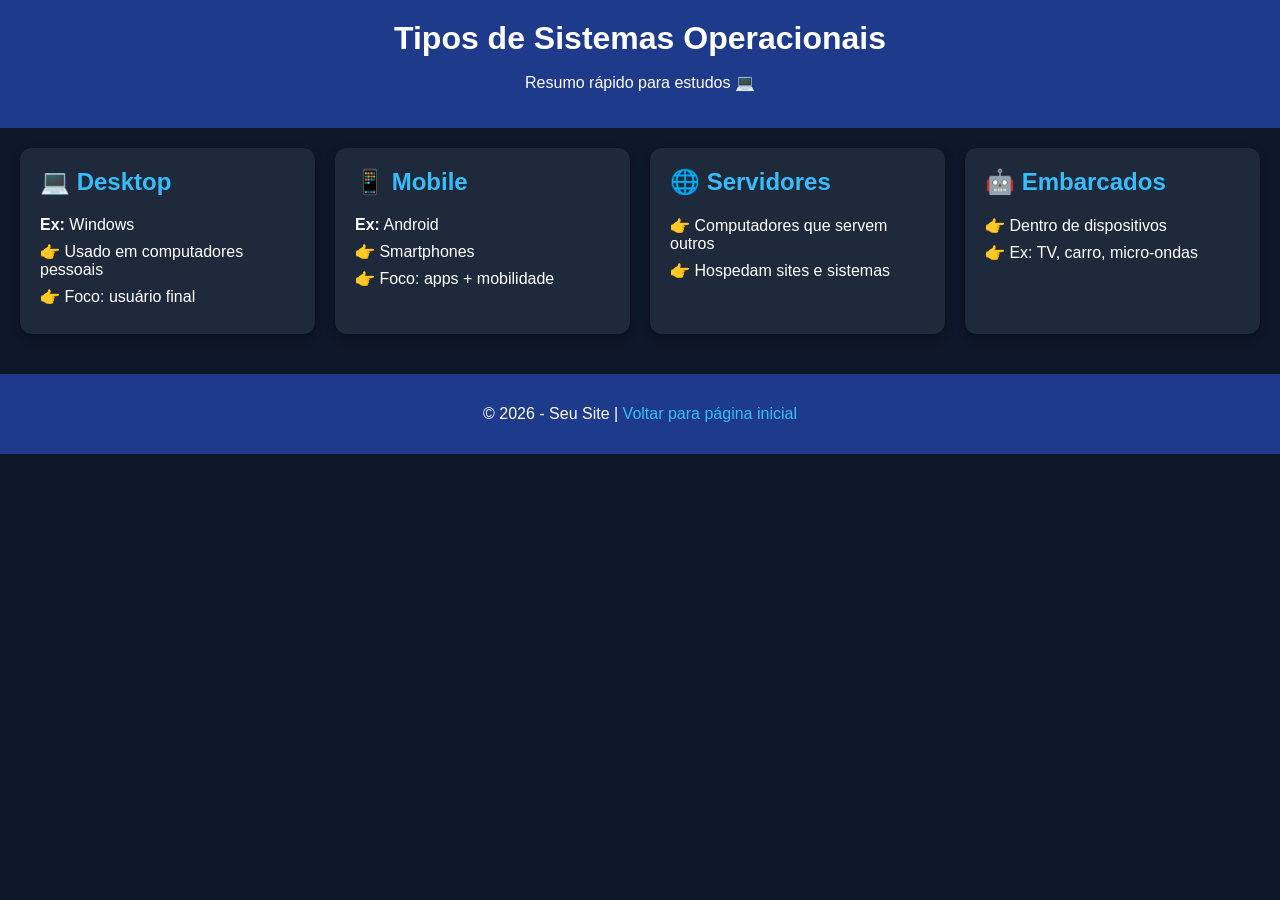
<file: aula.html>
<!DOCTYPE html>
<html lang="pt-br">
<head>
<meta charset="UTF-8">
<meta name="viewport" content="width=device-width, initial-scale=1.0">
<title>Tipos de Sistemas Operacionais</title>

<style>
    body {
        margin: 0;
        font-family: Arial, sans-serif;
        background: #0f172a;
        color: white;
    }

    header {
        background: #1e3a8a;
        padding: 20px;
        text-align: center;
    }

    header h1 {
        margin: 0;
    }

    .container {
        padding: 20px;
        display: grid;
        grid-template-columns: repeat(auto-fit, minmax(250px, 1fr));
        gap: 20px;
    }

    .card {
        background: #1e293b;
        padding: 20px;
        border-radius: 12px;
        box-shadow: 0 4px 10px rgba(0,0,0,0.3);
        transition: 0.3s;
    }

    .card:hover {
        transform: scale(1.05);
    }

    .card h2 {
        margin-top: 0;
        color: #38bdf8;
    }

    .card p {
        margin: 8px 0;
    }

    footer {
        text-align: center;
        padding: 15px;
        background: #1e3a8a;
        margin-top: 20px;
    }

    a {
        color: #38bdf8;
        text-decoration: none;
    }
</style>

</head>
<body>

<header>
    <h1>Tipos de Sistemas Operacionais</h1>
    <p>Resumo rápido para estudos 💻</p>
</header>

<div class="container">

    <div class="card">
        <h2>💻 Desktop</h2>
        <p><strong>Ex:</strong> Windows</p>
        <p>👉 Usado em computadores pessoais</p>
        <p>👉 Foco: usuário final</p>
    </div>

    <div class="card">
        <h2>📱 Mobile</h2>
        <p><strong>Ex:</strong> Android</p>
        <p>👉 Smartphones</p>
        <p>👉 Foco: apps + mobilidade</p>
    </div>

    <div class="card">
        <h2>🌐 Servidores</h2>
        <p>👉 Computadores que servem outros</p>
        <p>👉 Hospedam sites e sistemas</p>
    </div>

    <div class="card">
        <h2>🤖 Embarcados</h2>
        <p>👉 Dentro de dispositivos</p>
        <p>👉 Ex: TV, carro, micro-ondas</p>
    </div>

</div>

<footer>
    <p>© 2026 - Seu Site | <a href="index.html">Voltar para página inicial</a></p>
</footer>

</body>
</html>
</file>
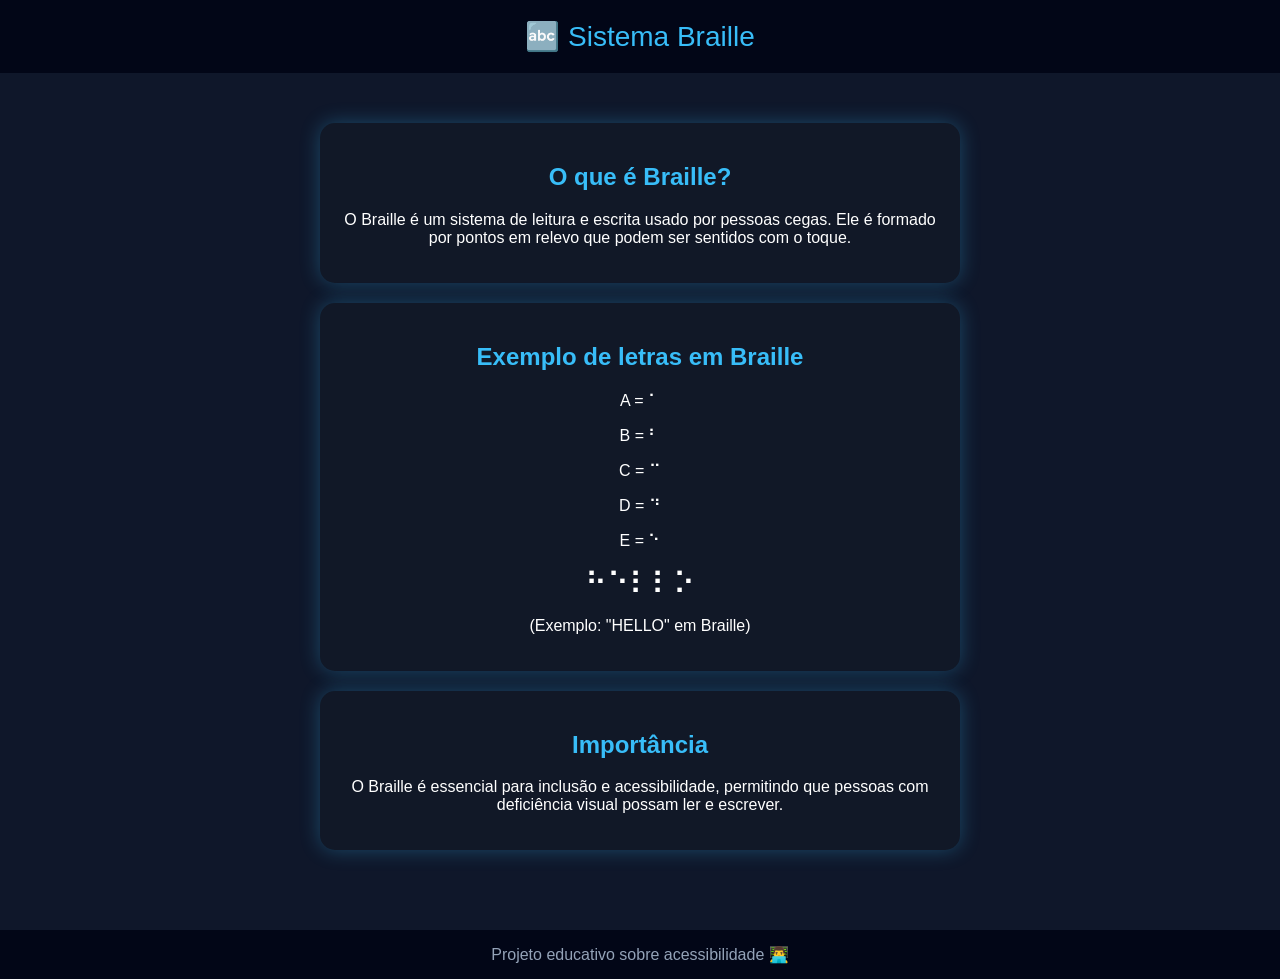
<file: Braille.html>
<!DOCTYPE html>
<html lang="pt-br">
<head>
    <meta charset="UTF-8">
    <title>Braille</title>

    <style>
        body {
            margin: 0;
            font-family: Arial, sans-serif;
            background: #0f172a;
            color: #ffffff;
            text-align: center;
        }

        header {
            background: #020617;
            padding: 20px;
            font-size: 28px;
            color: #38bdf8;
        }

        .container {
            padding: 30px;
        }

        .card {
            background: #111827;
            padding: 20px;
            border-radius: 15px;
            margin: 20px auto;
            max-width: 600px;
            box-shadow: 0 0 20px rgba(56, 189, 248, 0.3);
        }

        h2 {
            color: #38bdf8;
        }

        .braille {
            font-size: 30px;
            margin-top: 10px;
        }

        footer {
            margin-top: 30px;
            padding: 15px;
            background: #020617;
            color: #94a3b8;
        }
    </style>
</head>
<body>

    <header>
        🔤 Sistema Braille
    </header>

    <div class="container">

        <div class="card">
            <h2>O que é Braille?</h2>
            <p>
                O Braille é um sistema de leitura e escrita usado por pessoas cegas.
                Ele é formado por pontos em relevo que podem ser sentidos com o toque.
            </p>
        </div>

        <div class="card">
            <h2>Exemplo de letras em Braille</h2>

            <p>A = ⠁</p>
            <p>B = ⠃</p>
            <p>C = ⠉</p>
            <p>D = ⠙</p>
            <p>E = ⠑</p>

            <div class="braille">
                ⠓⠑⠇⠇⠕
            </div>
            <p>(Exemplo: "HELLO" em Braille)</p>
        </div>

        <div class="card">
            <h2>Importância</h2>
            <p>
                O Braille é essencial para inclusão e acessibilidade,
                permitindo que pessoas com deficiência visual possam ler e escrever.
            </p>
        </div>

    </div>

    <footer>
        Projeto educativo sobre acessibilidade 👨‍💻
    </footer>

</body>
</html>
</file>
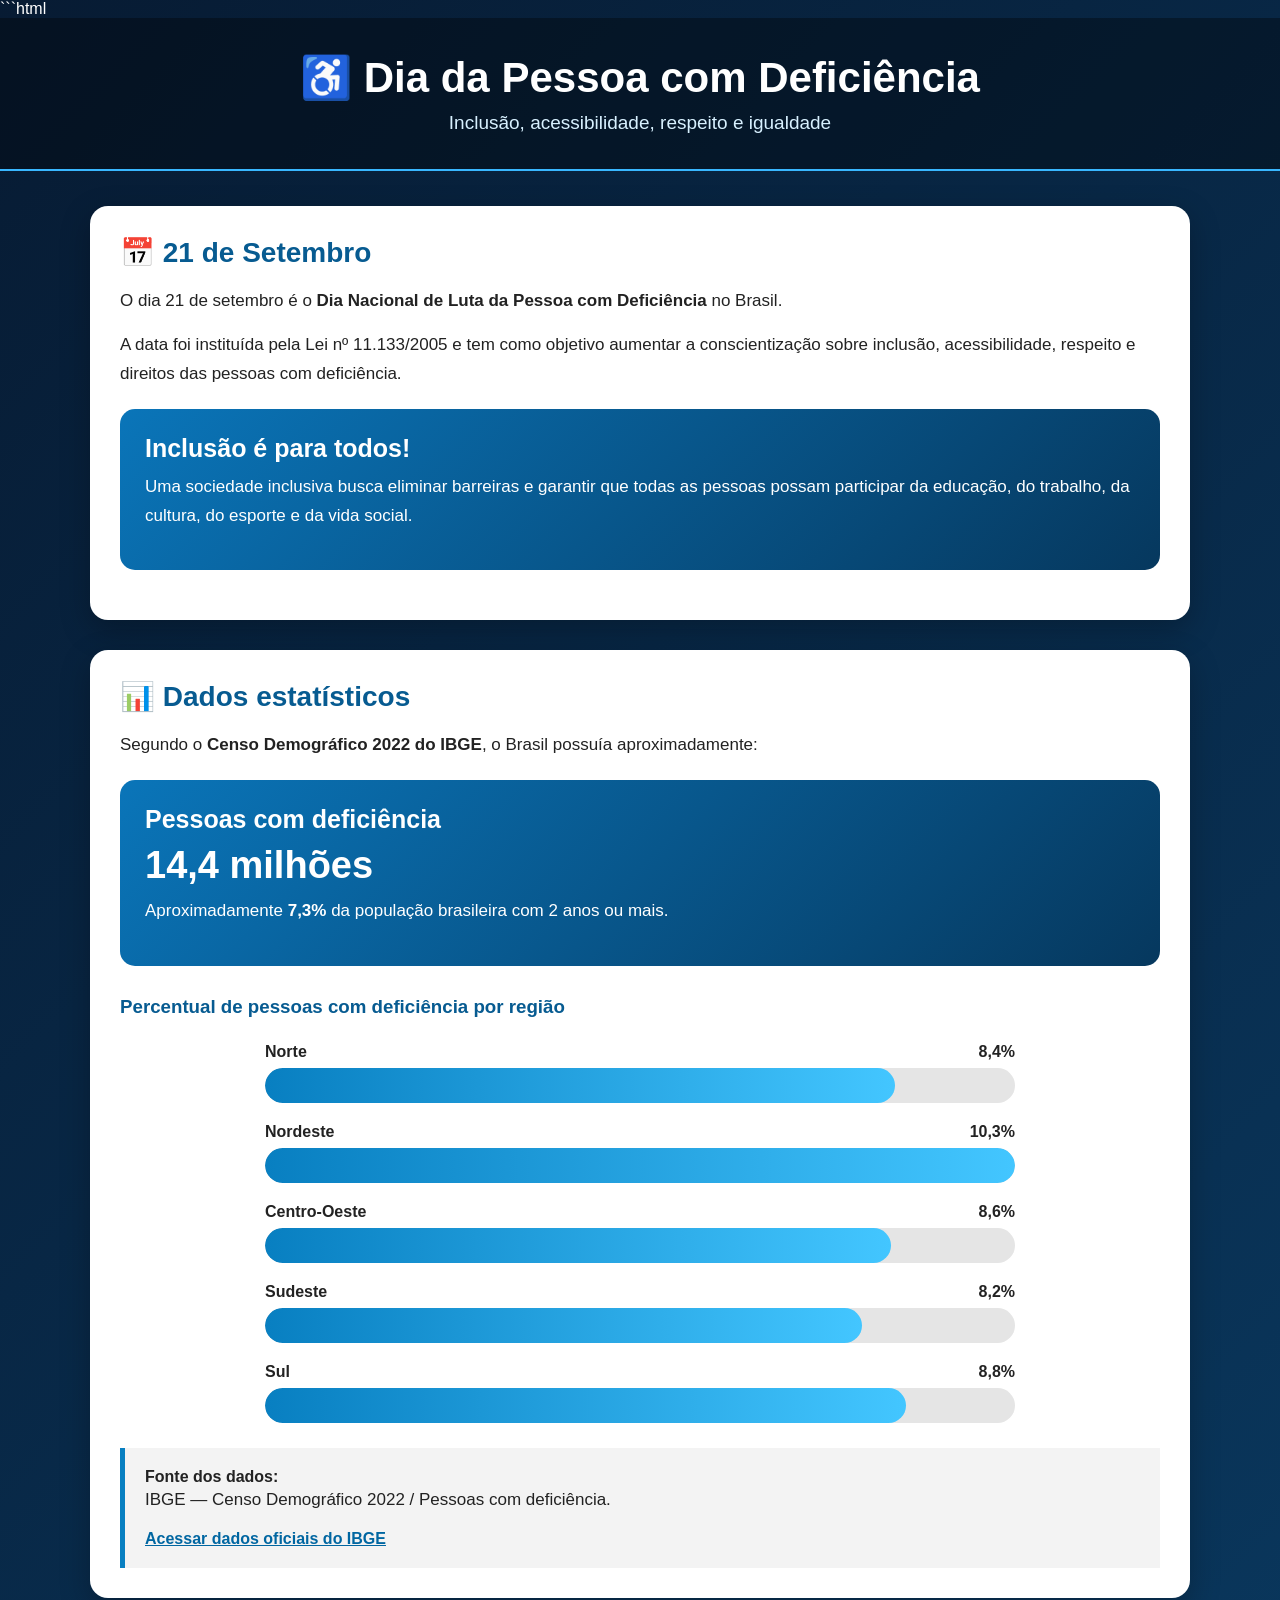
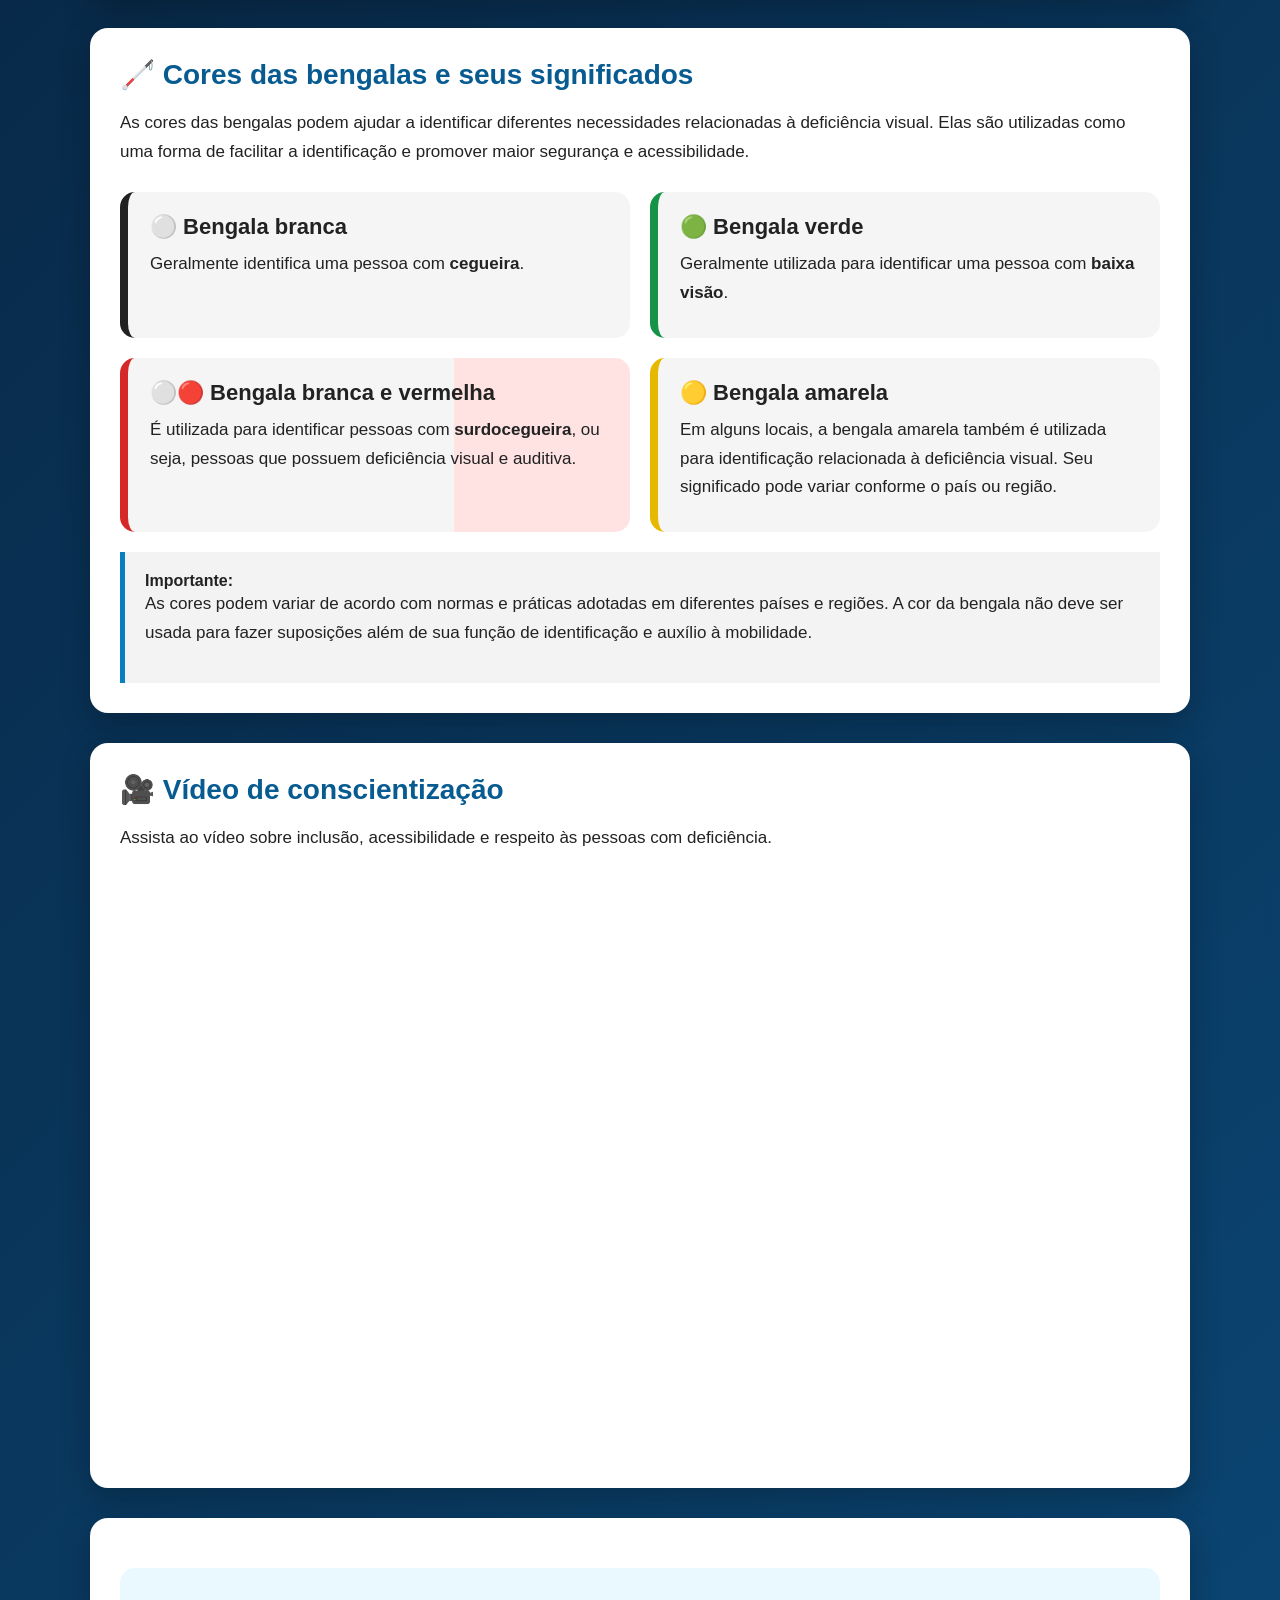
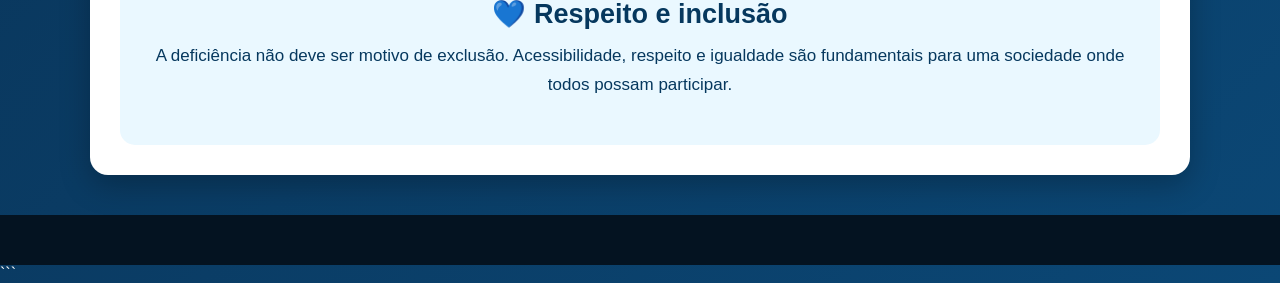
<file: deficiencia.html>
```html
<!DOCTYPE html>
<html lang="pt-BR">
<head>
    <meta charset="UTF-8">
    <meta name="viewport" content="width=device-width, initial-scale=1.0">

    <title>Dia da Pessoa com Deficiência</title>

    <style>
        * {
            margin: 0;
            padding: 0;
            box-sizing: border-box;
            font-family: Arial, Helvetica, sans-serif;
        }

        body {
            background: linear-gradient(135deg, #071b33, #0b4775);
            color: white;
            min-height: 100vh;
        }

        header {
            background: rgba(0, 0, 0, 0.35);
            padding: 35px 20px;
            text-align: center;
            border-bottom: 2px solid #39b7ff;
        }

        header h1 {
            font-size: 42px;
            margin-bottom: 10px;
        }

        header p {
            font-size: 19px;
            color: #d8f1ff;
        }

        .container {
            width: 90%;
            max-width: 1100px;
            margin: 35px auto;
        }

        .card {
            background: white;
            color: #222;
            padding: 30px;
            margin-bottom: 30px;
            border-radius: 18px;
            box-shadow: 0 10px 30px rgba(0,0,0,0.25);
        }

        .card h2 {
            color: #075b91;
            margin-bottom: 18px;
            font-size: 28px;
        }

        .card p {
            font-size: 17px;
            line-height: 1.7;
            margin-bottom: 15px;
        }

        .destaque {
            background: linear-gradient(135deg, #0a75b9, #06385e);
            color: white;
            padding: 25px;
            border-radius: 15px;
            margin: 20px 0;
        }

        .destaque h3 {
            font-size: 25px;
            margin-bottom: 10px;
        }

        .numero {
            font-size: 38px;
            font-weight: bold;
            margin: 10px 0;
        }

        .grafico {
            width: 100%;
            max-width: 750px;
            margin: 25px auto;
            display: block;
        }

        .barra {
            margin: 20px 0;
        }

        .barra-titulo {
            display: flex;
            justify-content: space-between;
            margin-bottom: 7px;
            font-weight: bold;
        }

        .barra-fundo {
            background: #e5e5e5;
            height: 35px;
            border-radius: 20px;
            overflow: hidden;
        }

        .barra-preenchida {
            height: 100%;
            border-radius: 20px;
            background: linear-gradient(90deg, #087fc1, #43c6ff);
        }

        /* BENGALAS */

        .bengalas {
            display: grid;
            grid-template-columns: repeat(2, 1fr);
            gap: 20px;
            margin-top: 25px;
        }

        .bengala {
            padding: 22px;
            border-radius: 15px;
            color: #222;
            border-left: 8px solid;
            background: #f5f5f5;
        }

        .bengala h3 {
            margin-bottom: 10px;
            font-size: 22px;
        }

        .bengala p {
            margin-bottom: 8px;
        }

        .bengala-branca {
            border-color: #222;
        }

        .bengala-verde {
            border-color: #159447;
        }

        .bengala-vermelha {
            border-color: #d62828;
        }

        .bengala-branca-vermelha {
            border-color: #d62828;
            background: linear-gradient(
                to right,
                #f5f5f5 0%,
                #f5f5f5 65%,
                #ffe3e3 65%,
                #ffe3e3 100%
            );
        }

        .bengala-amarela {
            border-color: #e6b800;
        }

        .video {
            position: relative;
            width: 100%;
            padding-bottom: 56.25%;
            height: 0;
            overflow: hidden;
            border-radius: 15px;
            margin-top: 20px;
        }

        .video iframe {
            position: absolute;
            width: 100%;
            height: 100%;
            border: none;
            left: 0;
            top: 0;
        }

        .mensagem {
            text-align: center;
            padding: 30px;
            background: #eaf8ff;
            border-radius: 15px;
            color: #06385e;
            margin-top: 20px;
        }

        .mensagem h3 {
            font-size: 27px;
            margin-bottom: 12px;
        }

        .fonte {
            background: #f3f3f3;
            padding: 20px;
            border-left: 5px solid #087fc1;
            margin-top: 20px;
        }

        .fonte a {
            color: #0066a1;
            font-weight: bold;
        }

        footer {
            text-align: center;
            padding: 25px;
            background: #041321;
            color: #c9e8f7;
            margin-top: 40px;
        }

        @media (max-width: 600px) {

            header h1 {
                font-size: 30px;
            }

            header p {
                font-size: 16px;
            }

            .card {
                padding: 20px;
            }

            .card h2 {
                font-size: 23px;
            }

            .numero {
                font-size: 30px;
            }

            .bengalas {
                grid-template-columns: 1fr;
            }
        }
    </style>
</head>

<body>

<header>
    <h1>♿ Dia da Pessoa com Deficiência</h1>
    <p>Inclusão, acessibilidade, respeito e igualdade</p>
</header>

<div class="container">

    <!-- SOBRE A DATA -->
    <section class="card">

        <h2>📅 21 de Setembro</h2>

        <p>
            O dia 21 de setembro é o
            <strong>Dia Nacional de Luta da Pessoa com Deficiência</strong>
            no Brasil.
        </p>

        <p>
            A data foi instituída pela Lei nº 11.133/2005 e tem como
            objetivo aumentar a conscientização sobre inclusão,
            acessibilidade, respeito e direitos das pessoas com deficiência.
        </p>

        <div class="destaque">

            <h3>Inclusão é para todos!</h3>

            <p>
                Uma sociedade inclusiva busca eliminar barreiras e garantir
                que todas as pessoas possam participar da educação, do
                trabalho, da cultura, do esporte e da vida social.
            </p>

        </div>

    </section>


    <!-- DADOS ESTATÍSTICOS -->
    <section class="card">

        <h2>📊 Dados estatísticos</h2>

        <p>
            Segundo o <strong>Censo Demográfico 2022 do IBGE</strong>,
            o Brasil possuía aproximadamente:
        </p>

        <div class="destaque">

            <h3>Pessoas com deficiência</h3>

            <div class="numero">14,4 milhões</div>

            <p>
                Aproximadamente <strong>7,3%</strong> da população
                brasileira com 2 anos ou mais.
            </p>

        </div>

        <h3 style="margin-top:30px; color:#075b91;">
            Percentual de pessoas com deficiência por região
        </h3>

        <div class="grafico">

            <div class="barra">
                <div class="barra-titulo">
                    <span>Norte</span>
                    <span>8,4%</span>
                </div>

                <div class="barra-fundo">
                    <div class="barra-preenchida"
                         style="width:84%"></div>
                </div>
            </div>

            <div class="barra">
                <div class="barra-titulo">
                    <span>Nordeste</span>
                    <span>10,3%</span>
                </div>

                <div class="barra-fundo">
                    <div class="barra-preenchida"
                         style="width:100%"></div>
                </div>
            </div>

            <div class="barra">
                <div class="barra-titulo">
                    <span>Centro-Oeste</span>
                    <span>8,6%</span>
                </div>

                <div class="barra-fundo">
                    <div class="barra-preenchida"
                         style="width:83.5%"></div>
                </div>
            </div>

            <div class="barra">
                <div class="barra-titulo">
                    <span>Sudeste</span>
                    <span>8,2%</span>
                </div>

                <div class="barra-fundo">
                    <div class="barra-preenchida"
                         style="width:79.6%"></div>
                </div>
            </div>

            <div class="barra">
                <div class="barra-titulo">
                    <span>Sul</span>
                    <span>8,8%</span>
                </div>

                <div class="barra-fundo">
                    <div class="barra-preenchida"
                         style="width:85.4%"></div>
                </div>
            </div>

        </div>

        <div class="fonte">

            <strong>Fonte dos dados:</strong>

            <p>
                IBGE — Censo Demográfico 2022 / Pessoas com deficiência.
            </p>

            <a href="https://www.ibge.gov.br/estatisticas/sociais/populacao/34889-pessoas-com-deficiencia-e-as-desigualdades-sociais-no-brasil.html"
               target="_blank">

                Acessar dados oficiais do IBGE

            </a>

        </div>

    </section>


    <!-- CORES DAS BENGALAS -->
    <section class="card">

        <h2>🦯 Cores das bengalas e seus significados</h2>

        <p>
            As cores das bengalas podem ajudar a identificar diferentes
            necessidades relacionadas à deficiência visual. Elas são
            utilizadas como uma forma de facilitar a identificação e
            promover maior segurança e acessibilidade.
        </p>

        <div class="bengalas">

            <div class="bengala bengala-branca">

                <h3>⚪ Bengala branca</h3>

                <p>
                    Geralmente identifica uma pessoa com
                    <strong>cegueira</strong>.
                </p>

            </div>


            <div class="bengala bengala-verde">

                <h3>🟢 Bengala verde</h3>

                <p>
                    Geralmente utilizada para identificar uma pessoa
                    com <strong>baixa visão</strong>.
                </p>

            </div>


            <div class="bengala bengala-branca-vermelha">

                <h3>⚪🔴 Bengala branca e vermelha</h3>

                <p>
                    É utilizada para identificar pessoas com
                    <strong>surdocegueira</strong>, ou seja, pessoas que
                    possuem deficiência visual e auditiva.
                </p>

            </div>


            <div class="bengala bengala-amarela">

                <h3>🟡 Bengala amarela</h3>

                <p>
                    Em alguns locais, a bengala amarela também é utilizada
                    para identificação relacionada à deficiência visual.
                    Seu significado pode variar conforme o país ou região.
                </p>

            </div>

        </div>

        <div class="fonte">

            <strong>Importante:</strong>

            <p>
                As cores podem variar de acordo com normas e práticas
                adotadas em diferentes países e regiões. A cor da bengala
                não deve ser usada para fazer suposições além de sua função
                de identificação e auxílio à mobilidade.
            </p>

        </div>

    </section>


    <!-- VÍDEO -->
    <section class="card">

        <h2>🎥 Vídeo de conscientização</h2>

        <p>
            Assista ao vídeo sobre inclusão, acessibilidade e respeito
            às pessoas com deficiência.
        </p>

        <div class="video">

            <iframe
                src="https://www.youtube.com/embed/zg6dk6F3Cp8"
                title="Vídeo de conscientização sobre pessoas com deficiência"
                allow="accelerometer; autoplay; clipboard-write; encrypted-media; gyroscope; picture-in-picture; web-share"
                allowfullscreen>
            </iframe>

        </div>

    </section>


    <!-- MENSAGEM FINAL -->
    <section class="card">

        <div class="mensagem">

            <h3>💙 Respeito e inclusão</h3>

            <p>
                A deficiência não deve ser motivo de exclusão.
                Acessibilidade, respeito e igualdade são fundamentais
                para uma sociedade onde todos possam participar.
            </p>

            <p>
                <strong>
        
                </strong>
            </p>

        </div>

    </section>

</div>


<footer>

</footer>

</body>
</html>
```
</file>
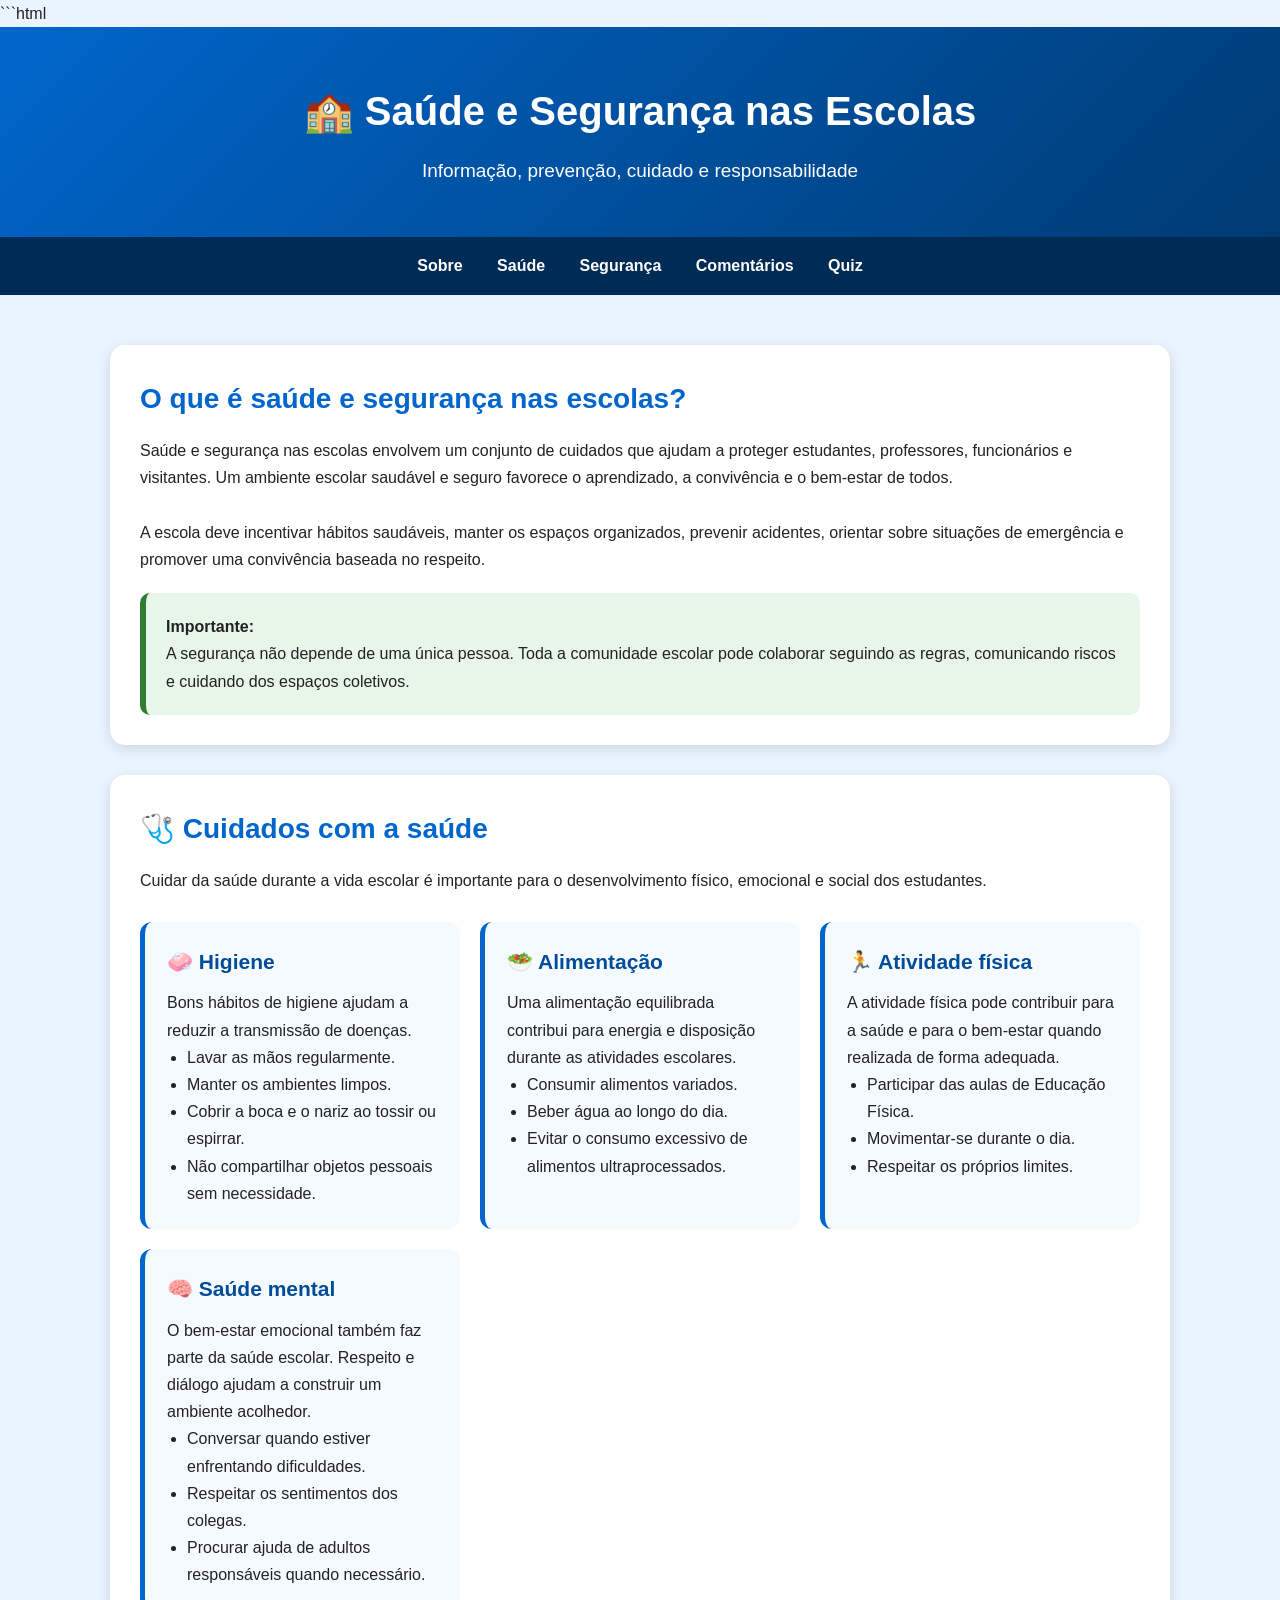
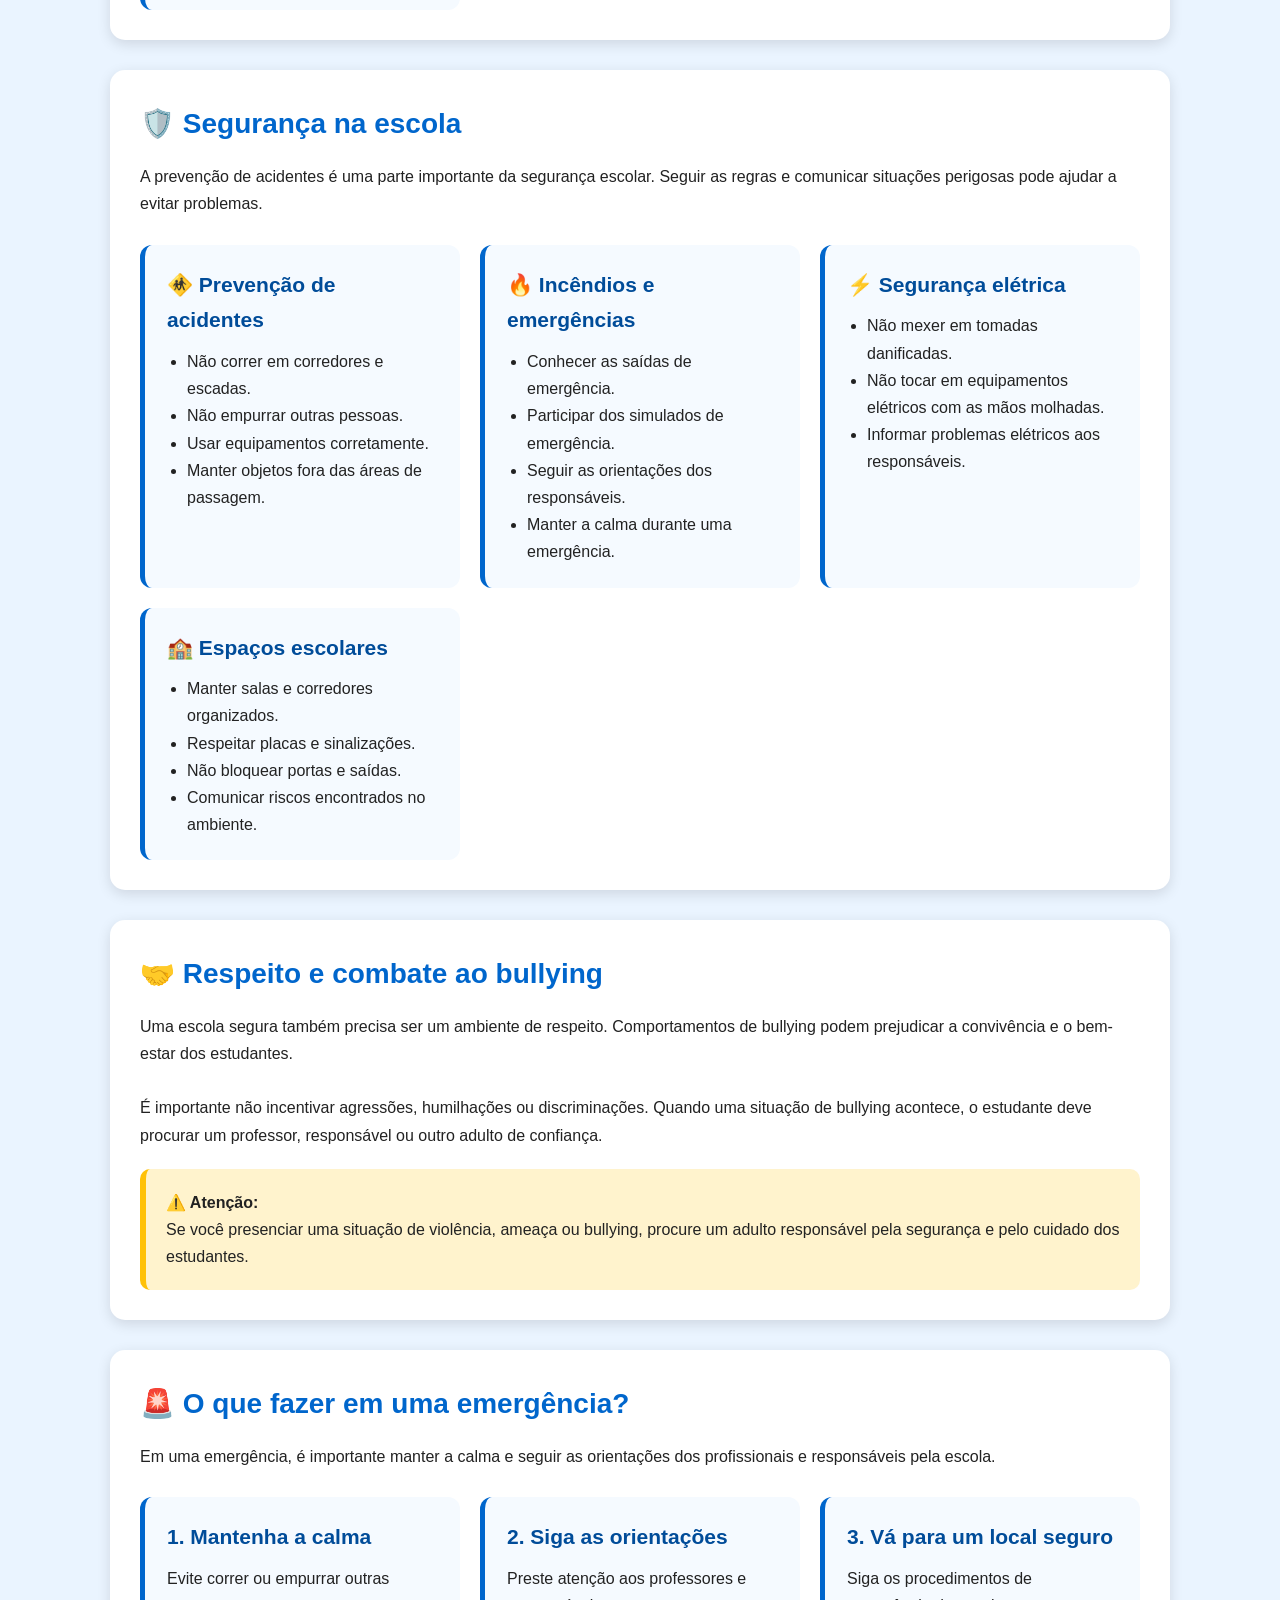
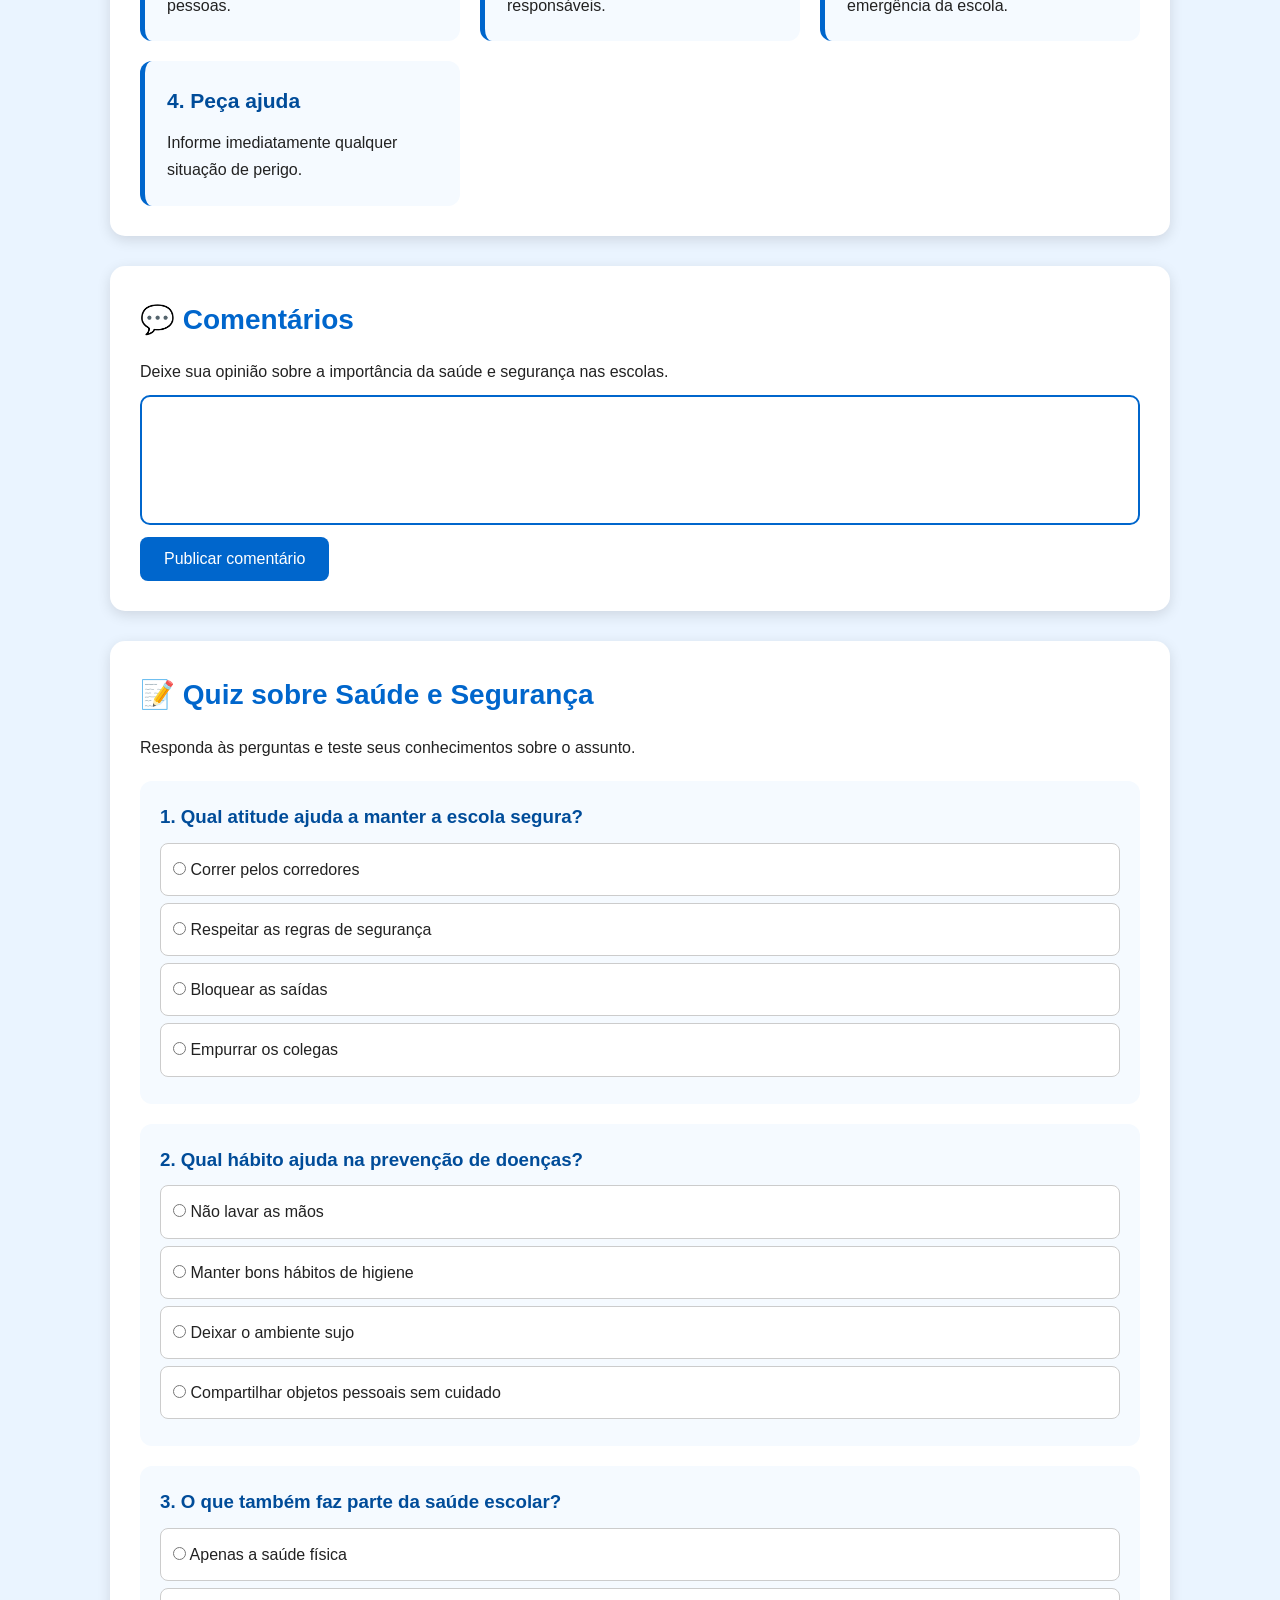
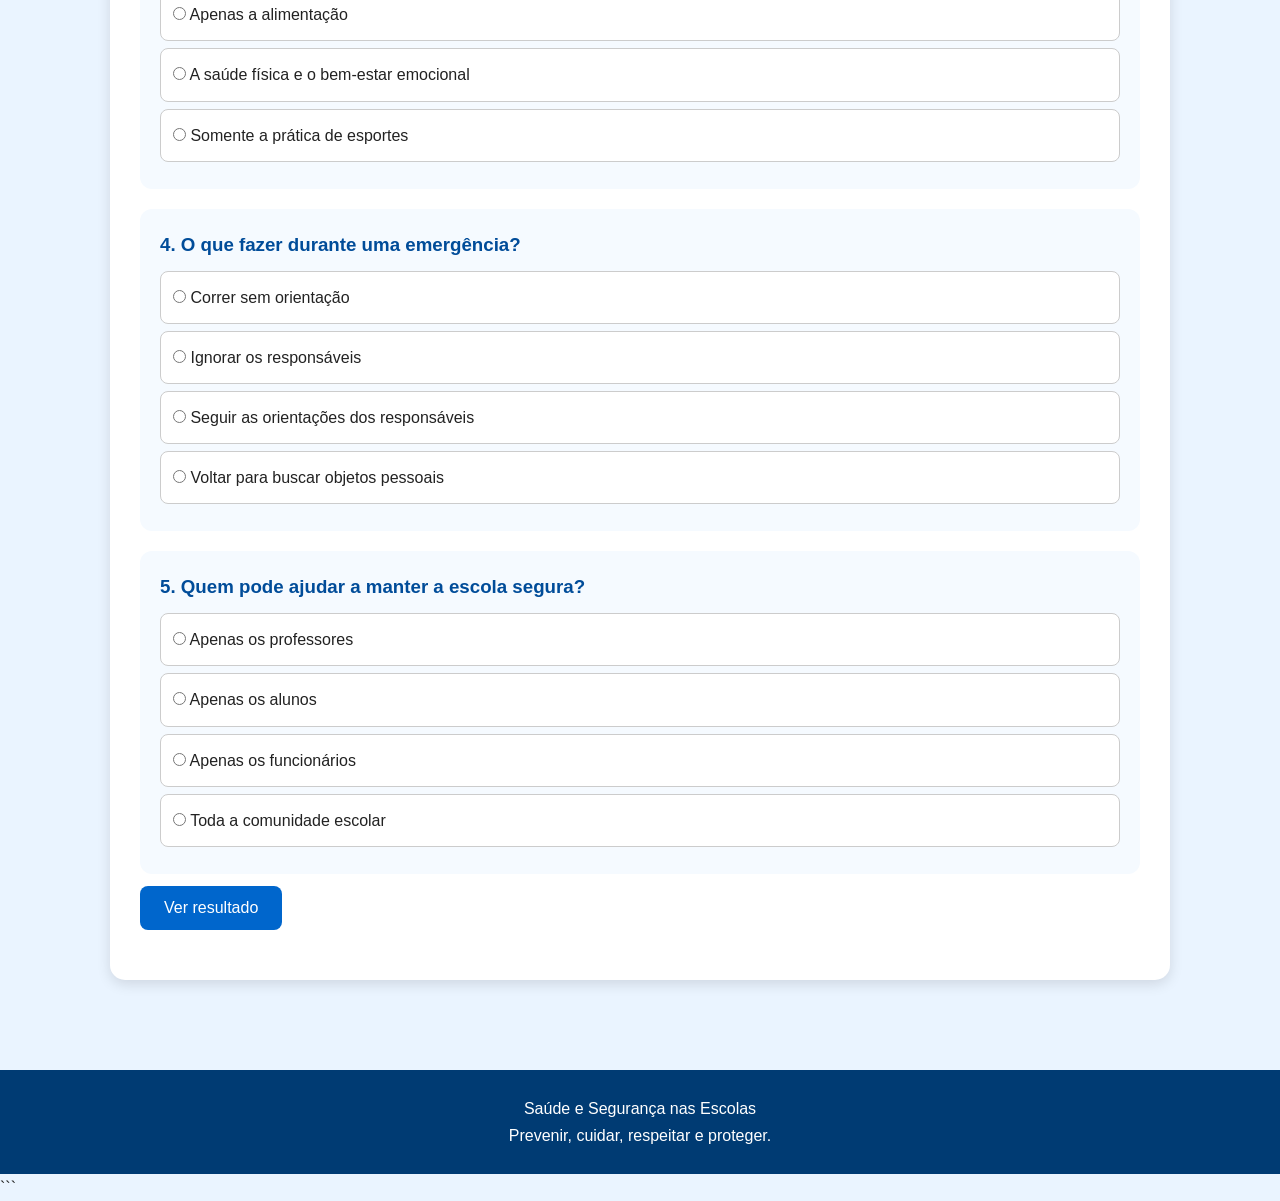
<file: escola.html>
```html
<!DOCTYPE html>
<html lang="pt-BR">
<head>
    <meta charset="UTF-8">
    <meta name="viewport" content="width=device-width, initial-scale=1.0">

    <title>Saúde e Segurança nas Escolas</title>

    <style>
        * {
            box-sizing: border-box;
            margin: 0;
            padding: 0;
        }

        body {
            font-family: Arial, sans-serif;
            background-color: #eaf4ff;
            color: #222;
            line-height: 1.7;
        }

        header {
            background: linear-gradient(135deg, #0066cc, #003b73);
            color: white;
            text-align: center;
            padding: 50px 20px;
        }

        header h1 {
            font-size: 40px;
            margin-bottom: 10px;
        }

        header p {
            font-size: 19px;
        }

        nav {
            background-color: #002b55;
            text-align: center;
            padding: 15px;
        }

        nav a {
            color: white;
            text-decoration: none;
            margin: 0 15px;
            font-weight: bold;
        }

        nav a:hover {
            color: #8fd3ff;
        }

        .container {
            max-width: 1100px;
            margin: 30px auto;
            padding: 20px;
        }

        .box {
            background-color: white;
            padding: 30px;
            margin-bottom: 30px;
            border-radius: 15px;
            box-shadow: 0 4px 14px rgba(0,0,0,0.12);
        }

        h2 {
            color: #0066cc;
            margin-bottom: 15px;
            font-size: 28px;
        }

        h3 {
            color: #004c99;
            margin-bottom: 10px;
        }

        .cards {
            display: grid;
            grid-template-columns: repeat(auto-fit, minmax(280px, 1fr));
            gap: 20px;
        }

        .card {
            background-color: #f5faff;
            padding: 22px;
            border-radius: 12px;
            border-left: 5px solid #0066cc;
        }

        .card h3 {
            font-size: 21px;
        }

        .card ul {
            margin-left: 20px;
        }

        .alerta {
            background-color: #fff3cd;
            border-left: 6px solid #ffc107;
            padding: 20px;
            border-radius: 10px;
            margin-top: 20px;
        }

        .importante {
            background-color: #e8f5e9;
            border-left: 6px solid #2e7d32;
            padding: 20px;
            border-radius: 10px;
            margin-top: 20px;
        }

        textarea {
            width: 100%;
            height: 130px;
            padding: 15px;
            border: 2px solid #0066cc;
            border-radius: 10px;
            font-size: 16px;
            resize: none;
            margin-top: 10px;
        }

        button {
            background-color: #0066cc;
            color: white;
            border: none;
            padding: 13px 24px;
            margin-top: 12px;
            border-radius: 8px;
            cursor: pointer;
            font-size: 16px;
        }

        button:hover {
            background-color: #004c99;
        }

        .comentario-publicado {
            background-color: #f1f7ff;
            margin-top: 15px;
            padding: 18px;
            border-radius: 10px;
            border-left: 5px solid #0066cc;
        }

        .excluir {
            background-color: #d9534f;
            padding: 7px 12px;
            font-size: 14px;
        }

        .quiz {
            background-color: #f5faff;
            padding: 20px;
            margin-top: 20px;
            border-radius: 12px;
        }

        .quiz label {
            display: block;
            background-color: white;
            border: 1px solid #ccc;
            padding: 12px;
            margin: 7px 0;
            border-radius: 8px;
            cursor: pointer;
        }

        .quiz label:hover {
            background-color: #eaf4ff;
        }

        #resultado {
            margin-top: 20px;
            text-align: center;
            font-size: 22px;
            font-weight: bold;
            color: #0066cc;
        }

        footer {
            background-color: #003b73;
            color: white;
            text-align: center;
            padding: 25px;
            margin-top: 40px;
        }

        @media (max-width: 600px) {

            header h1 {
                font-size: 30px;
            }

            nav a {
                display: block;
                margin: 8px;
            }
        }
    </style>
</head>

<body>

<header>
    <h1>🏫 Saúde e Segurança nas Escolas</h1>

    <p>
        Informação, prevenção, cuidado e responsabilidade
    </p>
</header>

<nav>
    <a href="#sobre">Sobre</a>
    <a href="#saude">Saúde</a>
    <a href="#seguranca">Segurança</a>
    <a href="#comentarios">Comentários</a>
    <a href="#quiz">Quiz</a>
</nav>

<div class="container">

    <!-- INTRODUÇÃO -->

    <section class="box" id="sobre">

        <h2>O que é saúde e segurança nas escolas?</h2>

        <p>
            Saúde e segurança nas escolas envolvem um conjunto de cuidados
            que ajudam a proteger estudantes, professores, funcionários e
            visitantes. Um ambiente escolar saudável e seguro favorece o
            aprendizado, a convivência e o bem-estar de todos.
        </p>

        <br>

        <p>
            A escola deve incentivar hábitos saudáveis, manter os espaços
            organizados, prevenir acidentes, orientar sobre situações de
            emergência e promover uma convivência baseada no respeito.
        </p>

        <div class="importante">
            <strong>Importante:</strong>

            <p>
                A segurança não depende de uma única pessoa. Toda a comunidade
                escolar pode colaborar seguindo as regras, comunicando riscos
                e cuidando dos espaços coletivos.
            </p>
        </div>

    </section>


    <!-- SAÚDE -->

    <section class="box" id="saude">

        <h2>🩺 Cuidados com a saúde</h2>

        <p>
            Cuidar da saúde durante a vida escolar é importante para o
            desenvolvimento físico, emocional e social dos estudantes.
        </p>

        <br>

        <div class="cards">

            <div class="card">

                <h3>🧼 Higiene</h3>

                <p>
                    Bons hábitos de higiene ajudam a reduzir a transmissão
                    de doenças.
                </p>

                <ul>
                    <li>Lavar as mãos regularmente.</li>
                    <li>Manter os ambientes limpos.</li>
                    <li>Cobrir a boca e o nariz ao tossir ou espirrar.</li>
                    <li>Não compartilhar objetos pessoais sem necessidade.</li>
                </ul>

            </div>


            <div class="card">

                <h3>🥗 Alimentação</h3>

                <p>
                    Uma alimentação equilibrada contribui para energia e
                    disposição durante as atividades escolares.
                </p>

                <ul>
                    <li>Consumir alimentos variados.</li>
                    <li>Beber água ao longo do dia.</li>
                    <li>Evitar o consumo excessivo de alimentos ultraprocessados.</li>
                </ul>

            </div>


            <div class="card">

                <h3>🏃 Atividade física</h3>

                <p>
                    A atividade física pode contribuir para a saúde e para
                    o bem-estar quando realizada de forma adequada.
                </p>

                <ul>
                    <li>Participar das aulas de Educação Física.</li>
                    <li>Movimentar-se durante o dia.</li>
                    <li>Respeitar os próprios limites.</li>
                </ul>

            </div>


            <div class="card">

                <h3>🧠 Saúde mental</h3>

                <p>
                    O bem-estar emocional também faz parte da saúde escolar.
                    Respeito e diálogo ajudam a construir um ambiente acolhedor.
                </p>

                <ul>
                    <li>Conversar quando estiver enfrentando dificuldades.</li>
                    <li>Respeitar os sentimentos dos colegas.</li>
                    <li>Procurar ajuda de adultos responsáveis quando necessário.</li>
                </ul>

            </div>

        </div>

    </section>


    <!-- SEGURANÇA -->

    <section class="box" id="seguranca">

        <h2>🛡️ Segurança na escola</h2>

        <p>
            A prevenção de acidentes é uma parte importante da segurança
            escolar. Seguir as regras e comunicar situações perigosas pode
            ajudar a evitar problemas.
        </p>

        <br>

        <div class="cards">

            <div class="card">

                <h3>🚸 Prevenção de acidentes</h3>

                <ul>
                    <li>Não correr em corredores e escadas.</li>
                    <li>Não empurrar outras pessoas.</li>
                    <li>Usar equipamentos corretamente.</li>
                    <li>Manter objetos fora das áreas de passagem.</li>
                </ul>

            </div>


            <div class="card">

                <h3>🔥 Incêndios e emergências</h3>

                <ul>
                    <li>Conhecer as saídas de emergência.</li>
                    <li>Participar dos simulados de emergência.</li>
                    <li>Seguir as orientações dos responsáveis.</li>
                    <li>Manter a calma durante uma emergência.</li>
                </ul>

            </div>


            <div class="card">

                <h3>⚡ Segurança elétrica</h3>

                <ul>
                    <li>Não mexer em tomadas danificadas.</li>
                    <li>Não tocar em equipamentos elétricos com as mãos molhadas.</li>
                    <li>Informar problemas elétricos aos responsáveis.</li>
                </ul>

            </div>


            <div class="card">

                <h3>🏫 Espaços escolares</h3>

                <ul>
                    <li>Manter salas e corredores organizados.</li>
                    <li>Respeitar placas e sinalizações.</li>
                    <li>Não bloquear portas e saídas.</li>
                    <li>Comunicar riscos encontrados no ambiente.</li>
                </ul>

            </div>

        </div>

    </section>


    <!-- BULLYING -->

    <section class="box">

        <h2>🤝 Respeito e combate ao bullying</h2>

        <p>
            Uma escola segura também precisa ser um ambiente de respeito.
            Comportamentos de bullying podem prejudicar a convivência e o
            bem-estar dos estudantes.
        </p>

        <br>

        <p>
            É importante não incentivar agressões, humilhações ou
            discriminações. Quando uma situação de bullying acontece,
            o estudante deve procurar um professor, responsável ou outro
            adulto de confiança.
        </p>

        <div class="alerta">

            <strong>⚠️ Atenção:</strong>

            <p>
                Se você presenciar uma situação de violência, ameaça ou
                bullying, procure um adulto responsável pela segurança
                e pelo cuidado dos estudantes.
            </p>

        </div>

    </section>


    <!-- EMERGÊNCIA -->

    <section class="box">

        <h2>🚨 O que fazer em uma emergência?</h2>

        <p>
            Em uma emergência, é importante manter a calma e seguir as
            orientações dos profissionais e responsáveis pela escola.
        </p>

        <br>

        <div class="cards">

            <div class="card">
                <h3>1. Mantenha a calma</h3>
                <p>
                    Evite correr ou empurrar outras pessoas.
                </p>
            </div>

            <div class="card">
                <h3>2. Siga as orientações</h3>
                <p>
                    Preste atenção aos professores e responsáveis.
                </p>
            </div>

            <div class="card">
                <h3>3. Vá para um local seguro</h3>
                <p>
                    Siga os procedimentos de emergência da escola.
                </p>
            </div>

            <div class="card">
                <h3>4. Peça ajuda</h3>
                <p>
                    Informe imediatamente qualquer situação de perigo.
                </p>
            </div>

        </div>

    </section>


    <!-- COMENTÁRIOS -->

    <section class="box" id="comentarios">

        <h2>💬 Comentários</h2>

        <p>
            Deixe sua opinião sobre a importância da saúde e segurança
            nas escolas.
        </p>

        <textarea
            id="comentario"
            placeholder="Digite seu comentário...">
        </textarea>

        <button onclick="publicarComentario()">
            Publicar comentário
        </button>

        <div id="listaComentarios"></div>

    </section>


    <!-- QUIZ -->

    <section class="box" id="quiz">

        <h2>📝 Quiz sobre Saúde e Segurança</h2>

        <p>
            Responda às perguntas e teste seus conhecimentos sobre o assunto.
        </p>


        <div class="quiz">

            <h3>1. Qual atitude ajuda a manter a escola segura?</h3>

            <label>
                <input type="radio" name="q1" value="a">
                Correr pelos corredores
            </label>

            <label>
                <input type="radio" name="q1" value="b">
                Respeitar as regras de segurança
            </label>

            <label>
                <input type="radio" name="q1" value="c">
                Bloquear as saídas
            </label>

            <label>
                <input type="radio" name="q1" value="d">
                Empurrar os colegas
            </label>

        </div>


        <div class="quiz">

            <h3>2. Qual hábito ajuda na prevenção de doenças?</h3>

            <label>
                <input type="radio" name="q2" value="a">
                Não lavar as mãos
            </label>

            <label>
                <input type="radio" name="q2" value="b">
                Manter bons hábitos de higiene
            </label>

            <label>
                <input type="radio" name="q2" value="c">
                Deixar o ambiente sujo
            </label>

            <label>
                <input type="radio" name="q2" value="d">
                Compartilhar objetos pessoais sem cuidado
            </label>

        </div>


        <div class="quiz">

            <h3>3. O que também faz parte da saúde escolar?</h3>

            <label>
                <input type="radio" name="q3" value="a">
                Apenas a saúde física
            </label>

            <label>
                <input type="radio" name="q3" value="b">
                Apenas a alimentação
            </label>

            <label>
                <input type="radio" name="q3" value="c">
                A saúde física e o bem-estar emocional
            </label>

            <label>
                <input type="radio" name="q3" value="d">
                Somente a prática de esportes
            </label>

        </div>


        <div class="quiz">

            <h3>4. O que fazer durante uma emergência?</h3>

            <label>
                <input type="radio" name="q4" value="a">
                Correr sem orientação
            </label>

            <label>
                <input type="radio" name="q4" value="b">
                Ignorar os responsáveis
            </label>

            <label>
                <input type="radio" name="q4" value="c">
                Seguir as orientações dos responsáveis
            </label>

            <label>
                <input type="radio" name="q4" value="d">
                Voltar para buscar objetos pessoais
            </label>

        </div>


        <div class="quiz">

            <h3>5. Quem pode ajudar a manter a escola segura?</h3>

            <label>
                <input type="radio" name="q5" value="a">
                Apenas os professores
            </label>

            <label>
                <input type="radio" name="q5" value="b">
                Apenas os alunos
            </label>

            <label>
                <input type="radio" name="q5" value="c">
                Apenas os funcionários
            </label>

            <label>
                <input type="radio" name="q5" value="d">
                Toda a comunidade escolar
            </label>

        </div>


        <button onclick="corrigirQuiz()">
            Ver resultado
        </button>

        <div id="resultado"></div>

    </section>

</div>


<footer>

    <p>
        Saúde e Segurança nas Escolas
    </p>

    <p>
        Prevenir, cuidar, respeitar e proteger.
    </p>

</footer>


<script>

    // SISTEMA DE COMENTÁRIOS

    function publicarComentario() {

        let texto = document
            .getElementById("comentario")
            .value
            .trim();

        if (texto === "") {

            alert("Digite um comentário antes de publicar.");

            return;
        }

        let novoComentario =
            document.createElement("div");

        novoComentario.className =
            "comentario-publicado";

        novoComentario.innerHTML = `
            <p>${texto}</p>

            <button
                class="excluir"
                onclick="this.parentElement.remove()">

                Excluir comentário

            </button>
        `;

        document
            .getElementById("listaComentarios")
            .appendChild(novoComentario);

        document
            .getElementById("comentario")
            .value = "";

    }


    // SISTEMA DO QUIZ

    function corrigirQuiz() {

        let respostasCorretas = {

            q1: "b",
            q2: "b",
            q3: "c",
            q4: "c",
            q5: "d"

        };

        let pontos = 0;

        for (let pergunta in respostasCorretas) {

            let resposta =
                document.querySelector(
                    `input[name="${pergunta}"]:checked`
                );

            if (
                resposta &&
                resposta.value === respostasCorretas[pergunta]
            ) {

                pontos++;

            }

        }

        let resultado =
            document.getElementById("resultado");

        if (pontos === 5) {

            resultado.innerHTML =
                "Parabéns! Você acertou 5 de 5 perguntas!";

        } else if (pontos >= 3) {

            resultado.innerHTML =
                "Muito bem! Você acertou " +
                pontos +
                " de 5 perguntas.";

        } else {

            resultado.innerHTML =
                "Você acertou " +
                pontos +
                " de 5. Revise o conteúdo e tente novamente!";

        }

    }

</script>

</body>
</html>
```
</file>
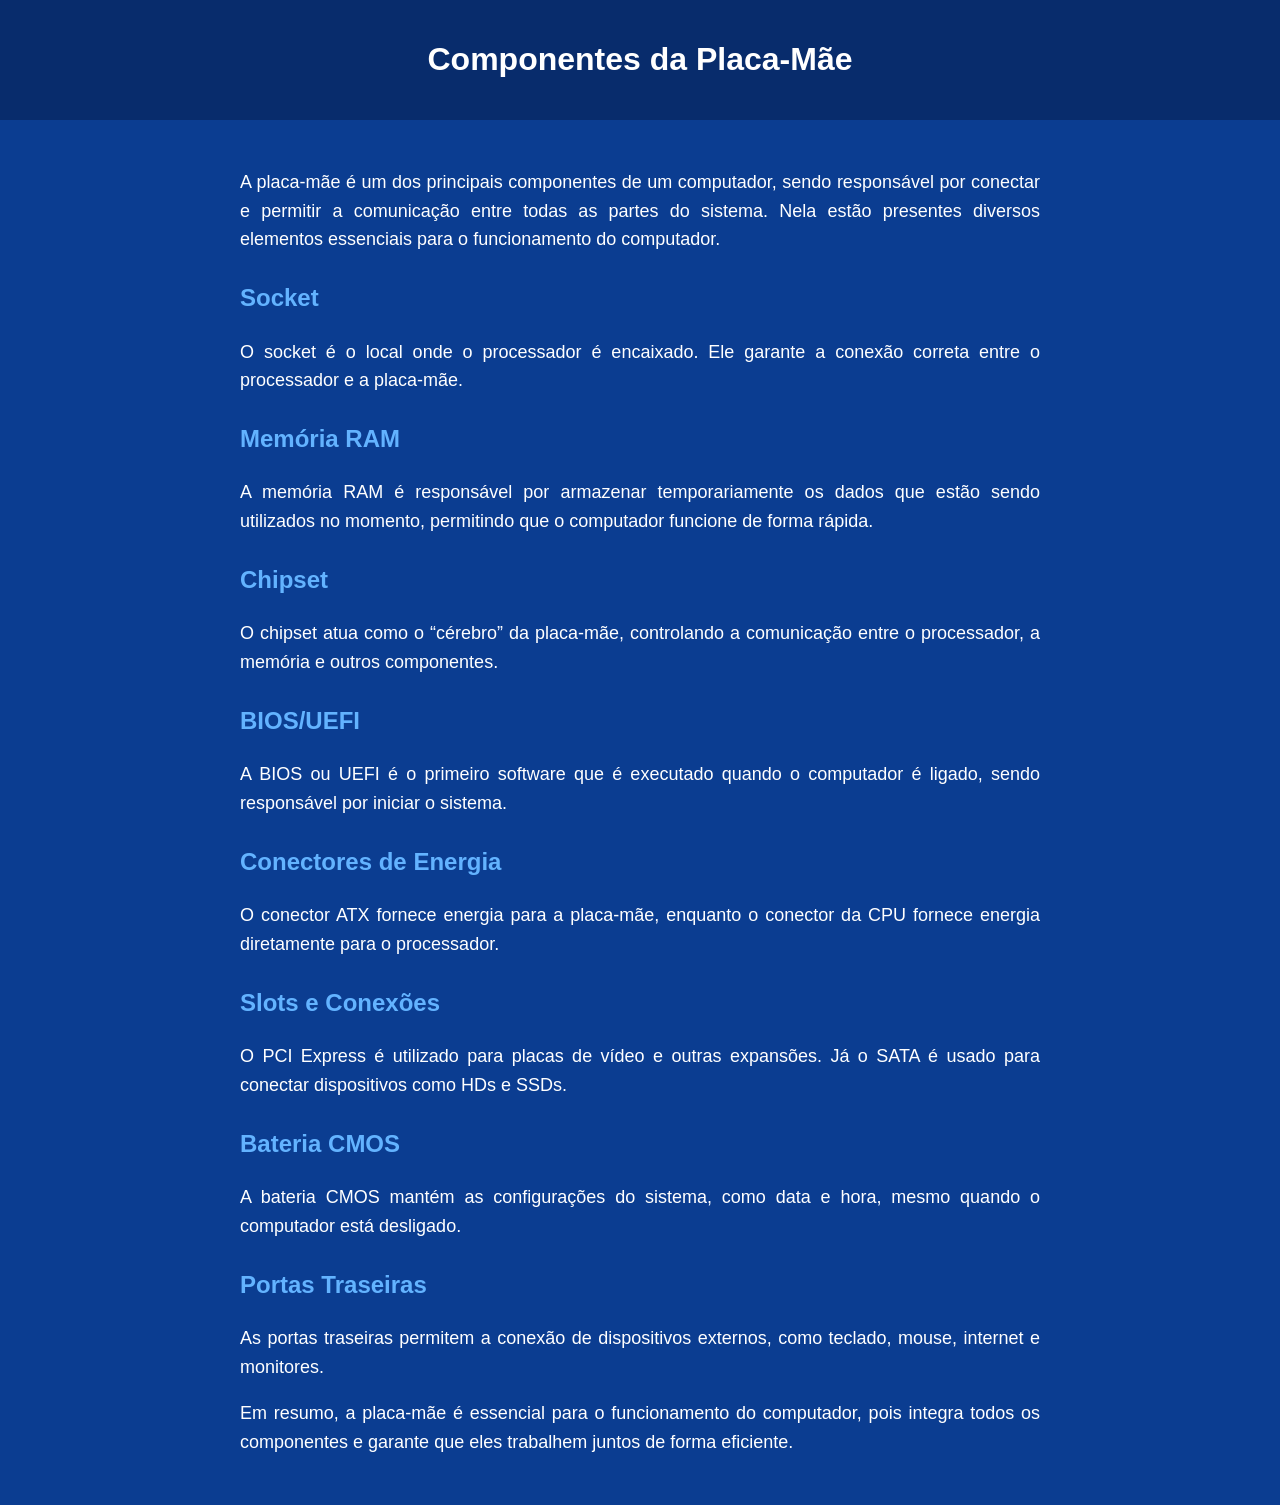
<file: placa-mae.html>
<!DOCTYPE html>
<html lang="pt-br">
<head>
<meta charset="UTF-8">
<title>Explicação da Placa-Mãe</title>

<style>
    body {
        margin: 0;
        font-family: Arial, sans-serif;
        background-color: #0b3d91;
        color: white;
    }

    header {
        background-color: #082c6c;
        padding: 20px;
        text-align: center;
    }

    .conteudo {
        max-width: 800px;
        margin: auto;
        padding: 30px;
        line-height: 1.6;
    }

    h2 {
        margin-top: 25px;
        color: #63b3ff;
    }

    p {
        text-align: justify;
        font-size: 18px;
    }
</style>
</head>

<body>

<header>
    <h1>Componentes da Placa-Mãe</h1>
</header>

<div class="conteudo">

    <p>
        A placa-mãe é um dos principais componentes de um computador, sendo responsável por
        conectar e permitir a comunicação entre todas as partes do sistema. Nela estão presentes
        diversos elementos essenciais para o funcionamento do computador.
    </p>

    <h2>Socket</h2>
    <p>
        O socket é o local onde o processador é encaixado. Ele garante a conexão correta entre
        o processador e a placa-mãe.
    </p>

    <h2>Memória RAM</h2>
    <p>
        A memória RAM é responsável por armazenar temporariamente os dados que estão sendo
        utilizados no momento, permitindo que o computador funcione de forma rápida.
    </p>

    <h2>Chipset</h2>
    <p>
        O chipset atua como o “cérebro” da placa-mãe, controlando a comunicação entre o
        processador, a memória e outros componentes.
    </p>

    <h2>BIOS/UEFI</h2>
    <p>
        A BIOS ou UEFI é o primeiro software que é executado quando o computador é ligado,
        sendo responsável por iniciar o sistema.
    </p>

    <h2>Conectores de Energia</h2>
    <p>
        O conector ATX fornece energia para a placa-mãe, enquanto o conector da CPU fornece
        energia diretamente para o processador.
    </p>

    <h2>Slots e Conexões</h2>
    <p>
        O PCI Express é utilizado para placas de vídeo e outras expansões. Já o SATA é usado
        para conectar dispositivos como HDs e SSDs.
    </p>

    <h2>Bateria CMOS</h2>
    <p>
        A bateria CMOS mantém as configurações do sistema, como data e hora, mesmo quando
        o computador está desligado.
    </p>

    <h2>Portas Traseiras</h2>
    <p>
        As portas traseiras permitem a conexão de dispositivos externos, como teclado, mouse,
        internet e monitores.
    </p>

    <p>
        Em resumo, a placa-mãe é essencial para o funcionamento do computador, pois integra
        todos os componentes e garante que eles trabalhem juntos de forma eficiente.
    </p>

</div>

</body>
</html>
</file>
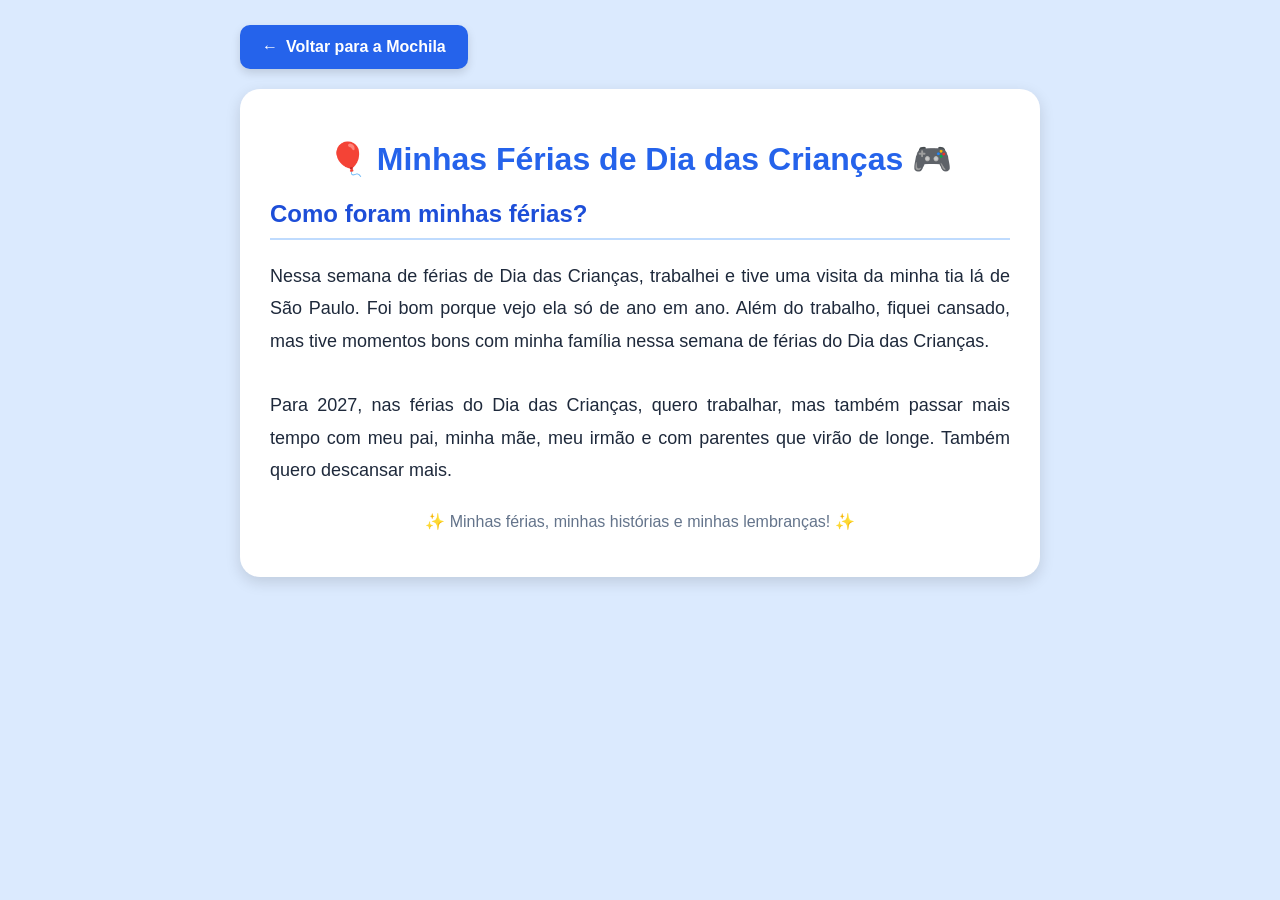
<file: semana das crianças.html>
<!DOCTYPE html>
<html lang="pt-BR">
<head>
    <meta charset="UTF-8">
    <meta name="viewport" content="width=device-width, initial-scale=1.0">

    <title>Minhas Férias de Dia das Crianças</title>

    <style>
        * {
            box-sizing: border-box;
        }

        body {
            font-family: Arial, sans-serif;
            background-color: #dbeafe;
            margin: 0;
            padding: 25px 15px;
            color: #1e293b;
        }

        /* ÁREA DO BOTÃO DE VOLTAR */
        .area-voltar {
            max-width: 800px;
            margin: 0 auto 20px auto;
            text-align: left;
        }

        /* BOTÃO VOLTAR PARA A MOCHILA */
        .botao-voltar {
            display: inline-flex;
            align-items: center;
            gap: 8px;
            background-color: #2563eb;
            color: white;
            padding: 13px 22px;
            border-radius: 10px;
            text-decoration: none;
            font-size: 16px;
            font-weight: bold;
            box-shadow: 0 4px 10px #0002;
            transition: 0.3s;
        }

        .botao-voltar:hover {
            background-color: #1d4ed8;
            transform: translateX(-4px);
            box-shadow: 0 6px 15px #0003;
        }

        .container {
            max-width: 800px;
            margin: auto;
            background-color: white;
            padding: 30px;
            border-radius: 20px;
            box-shadow: 0 5px 15px #0002;
        }

        h1 {
            text-align: center;
            color: #2563eb;
        }

        h2 {
            color: #1d4ed8;
            border-bottom: 2px solid #bfdbfe;
            padding-bottom: 10px;
        }

        .texto {
            font-size: 18px;
            line-height: 1.8;
            text-align: justify;
            white-space: pre-wrap;
        }

        footer {
            text-align: center;
            margin-top: 25px;
            color: #64748b;
        }

        @media (max-width: 500px) {
            .container {
                padding: 20px;
            }

            h1 {
                font-size: 25px;
            }

            .texto {
                font-size: 16px;
            }

            .botao-voltar {
                font-size: 14px;
            }
        }
    </style>
</head>

<body>

    <!-- BOTÃO QUE VOLTA À MOCHILA DO VICTOR -->
    <div class="area-voltar">
        <a href="./index.html" class="botao-voltar">
            <span aria-hidden="true">←</span>
            <span>Voltar para a Mochila</span>
        </a>
    </div>

    <div class="container">

        <h1>🎈 Minhas Férias de Dia das Crianças 🎮</h1>

        <h2>Como foram minhas férias?</h2>

        <div class="texto">Nessa semana de férias de Dia das Crianças, trabalhei e tive uma visita da minha tia lá de São Paulo. Foi bom porque vejo ela só de ano em ano. Além do trabalho, fiquei cansado, mas tive momentos bons com minha família nessa semana de férias do Dia das Crianças.

Para 2027, nas férias do Dia das Crianças, quero trabalhar, mas também passar mais tempo com meu pai, minha mãe, meu irmão e com parentes que virão de longe. Também quero descansar mais.</div>

        <footer>
            <p>✨ Minhas férias, minhas histórias e minhas lembranças! ✨</p>
        </footer>

    </div>

</body>
</html>
</file>
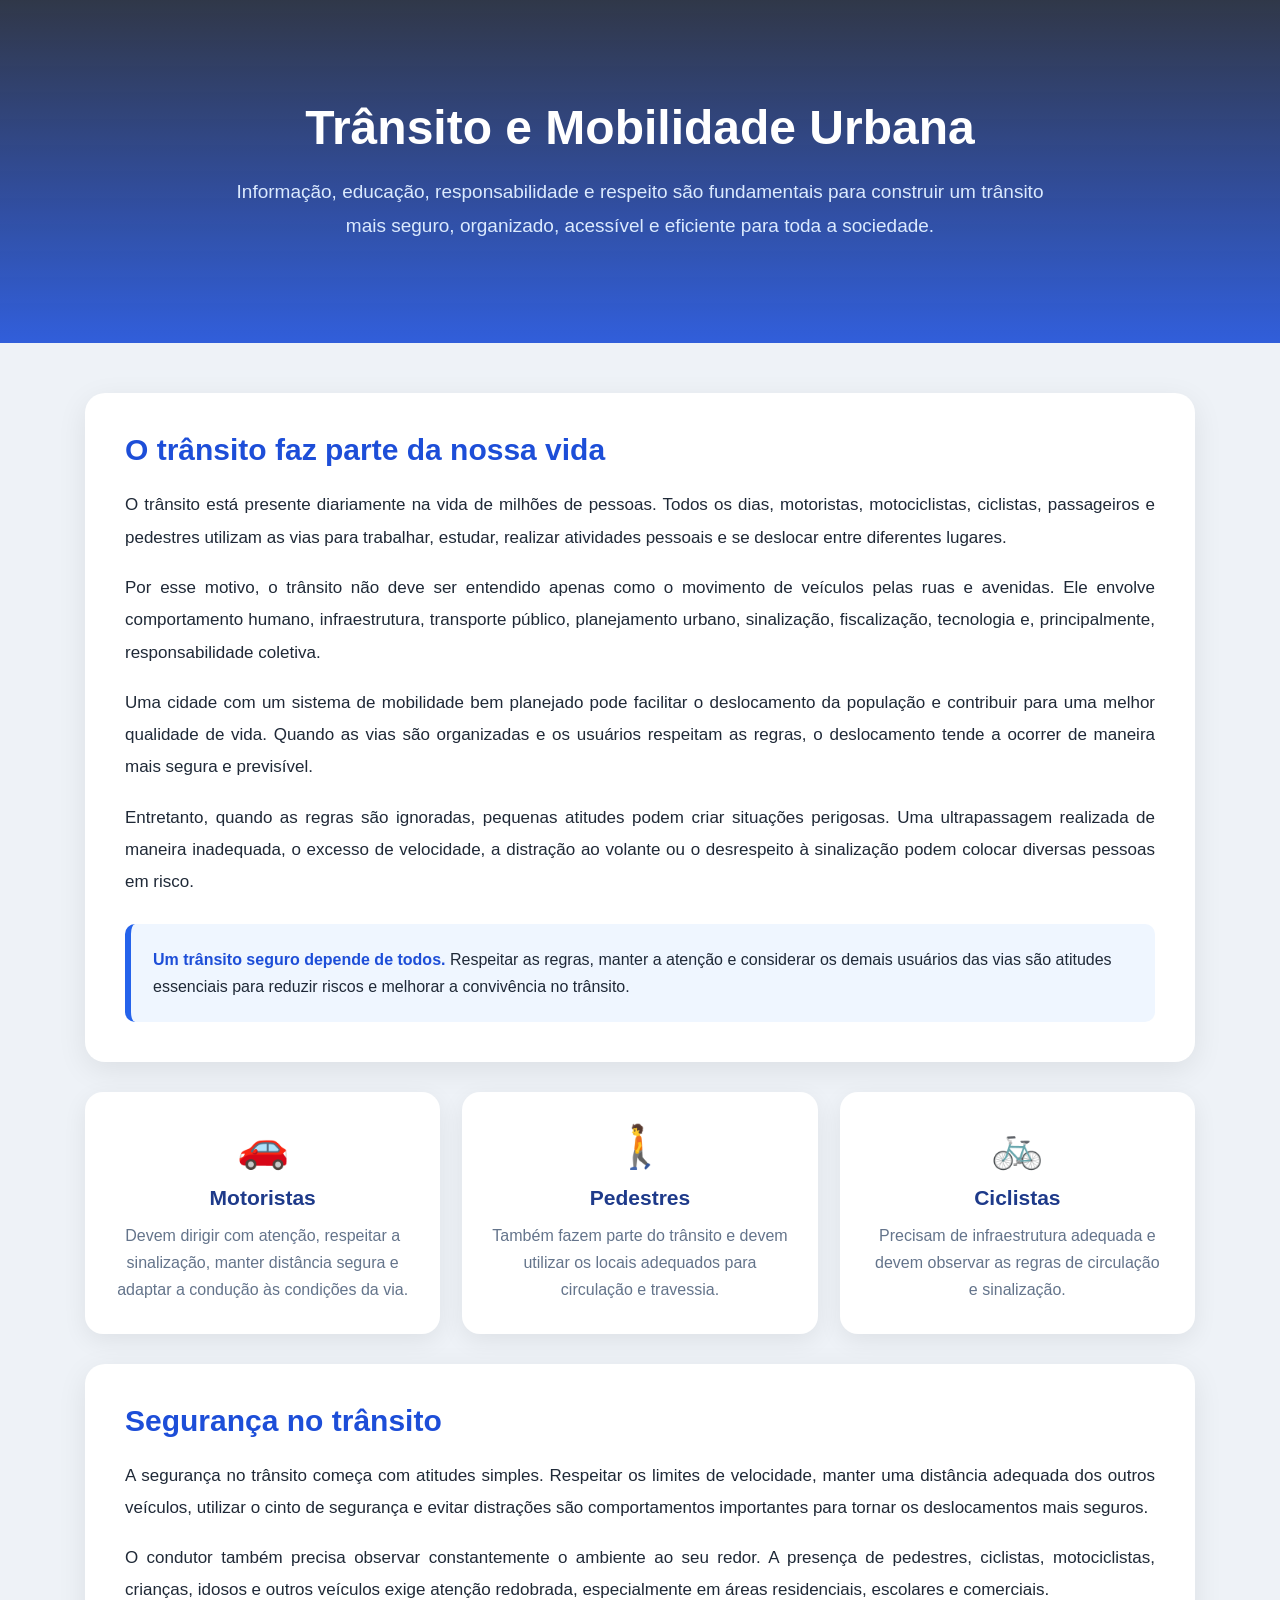
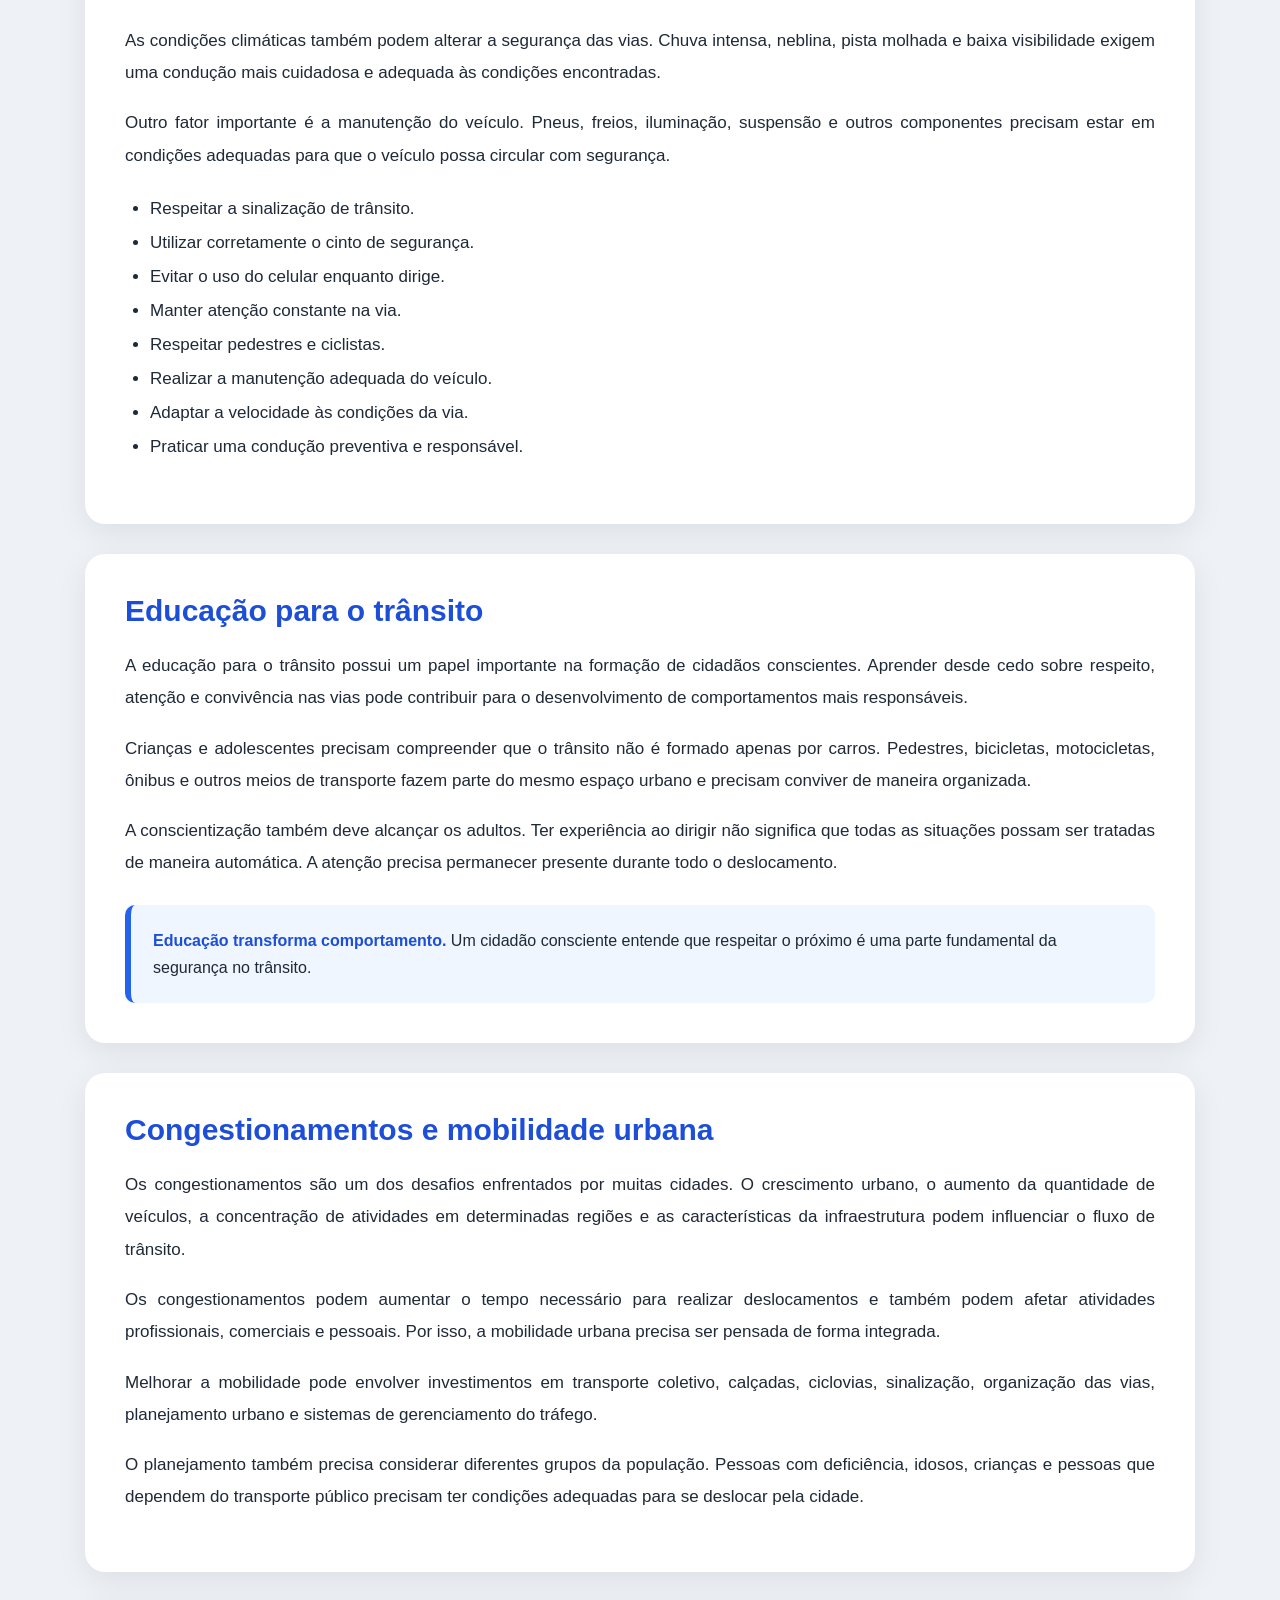
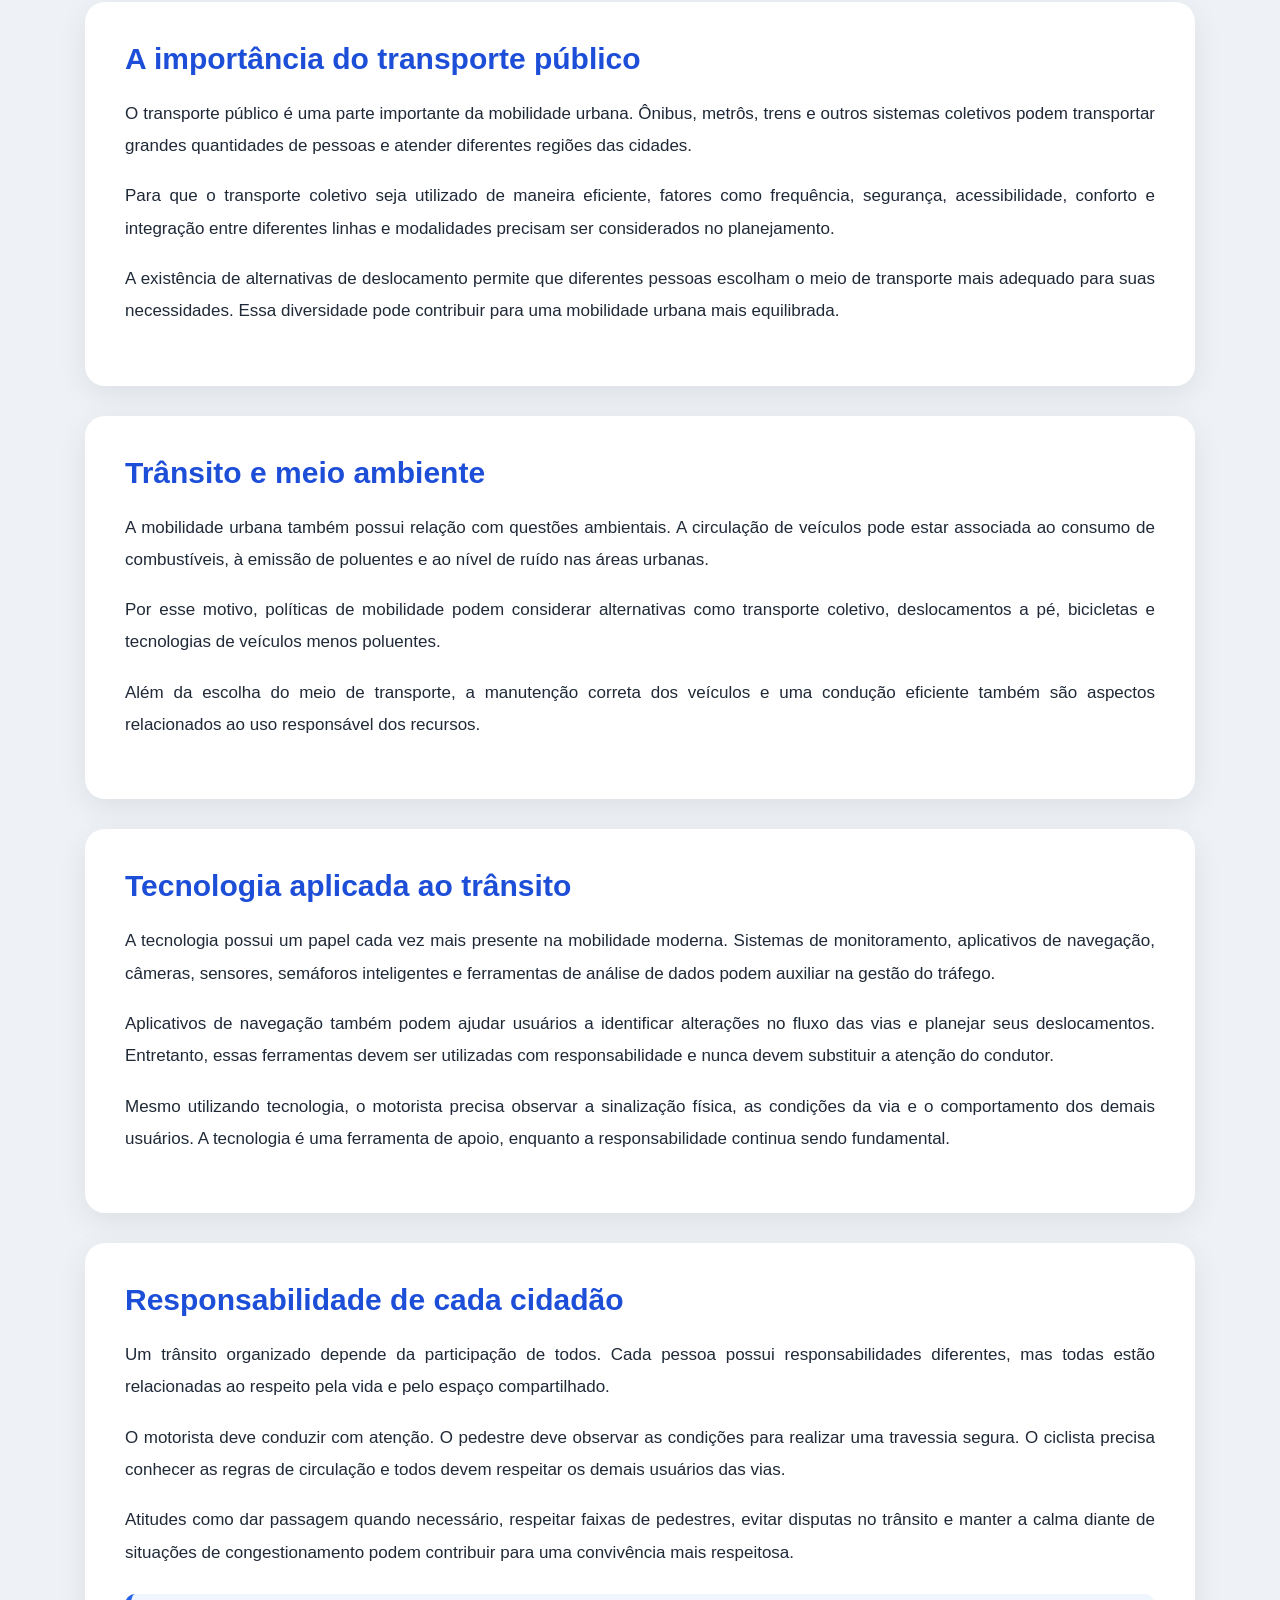
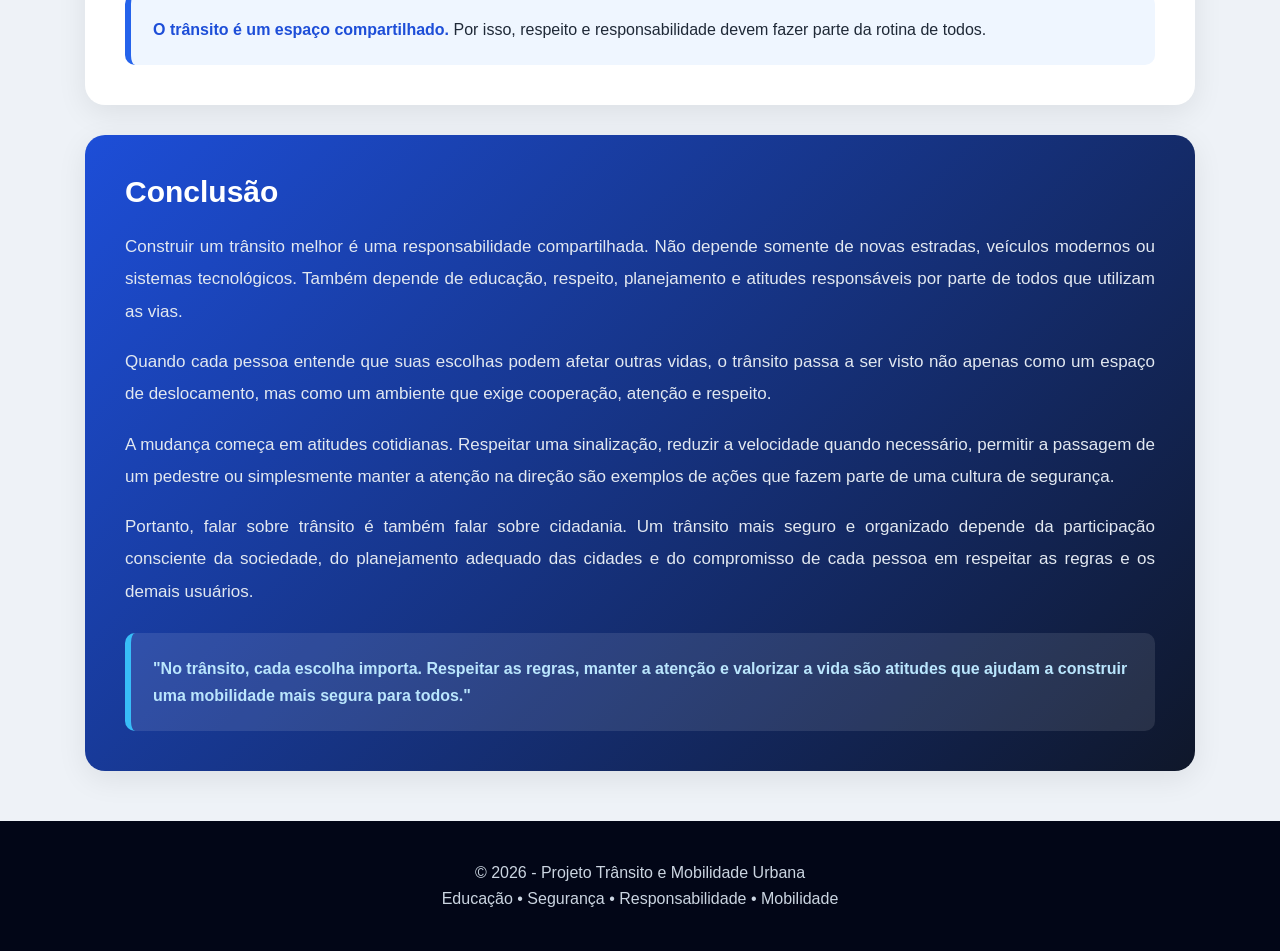
<file: transito.html>
<!DOCTYPE html>
<html lang="pt-BR">

<head>
    <meta charset="UTF-8">
    <meta name="viewport" content="width=device-width, initial-scale=1.0">

    <title>Trânsito e Mobilidade Urbana</title>

    <style>
        * {
            margin: 0;
            padding: 0;
            box-sizing: border-box;
        }

        html {
            scroll-behavior: smooth;
        }

        body {
            font-family: Arial, Helvetica, sans-serif;
            background: #eef2f7;
            color: #1f2937;
        }

        /* =========================
           TELA DE CARREGAMENTO
        ========================== */

        #loading {
            position: fixed;
            inset: 0;
            background: linear-gradient(135deg, #020617, #1e3a8a);
            display: flex;
            flex-direction: column;
            justify-content: center;
            align-items: center;
            color: white;
            z-index: 9999;
            transition: opacity 0.7s ease;
        }

        .loader {
            width: 70px;
            height: 70px;
            border: 7px solid #334155;
            border-top: 7px solid #38bdf8;
            border-right: 7px solid #60a5fa;
            border-radius: 50%;
            animation: girar 1s linear infinite;
            margin-bottom: 25px;
        }

        @keyframes girar {
            from {
                transform: rotate(0deg);
            }

            to {
                transform: rotate(360deg);
            }
        }

        #loading h2 {
            font-size: 28px;
            margin-bottom: 10px;
        }

        #loading p {
            color: #cbd5e1;
            font-size: 16px;
        }

        /* =========================
           CABEÇALHO
        ========================== */

        header {
            background:
                linear-gradient(
                    rgba(15, 23, 42, 0.85),
                    rgba(29, 78, 216, 0.90)
                ),
                url("https://images.unsplash.com/photo-1449824913935-59a10b8d2000")
                center/cover;

            color: white;
            padding: 100px 20px;
            text-align: center;
        }

        header h1 {
            font-size: 48px;
            margin-bottom: 20px;
        }

        header p {
            max-width: 850px;
            margin: auto;
            font-size: 19px;
            line-height: 1.8;
            color: #dbeafe;
        }

        /* =========================
           CONTEÚDO
        ========================== */

        .container {
            max-width: 1150px;
            margin: 50px auto;
            padding: 0 20px;
        }

        .card {
            background: white;
            padding: 40px;
            margin-bottom: 30px;
            border-radius: 20px;
            box-shadow: 0 8px 30px rgba(0, 0, 0, 0.08);
        }

        .card h2 {
            color: #1d4ed8;
            margin-bottom: 22px;
            font-size: 30px;
        }

        .card p {
            font-size: 17px;
            line-height: 1.9;
            text-align: justify;
            margin-bottom: 18px;
        }

        /* =========================
           CARDS DE INFORMAÇÃO
        ========================== */

        .informacoes {
            display: grid;
            grid-template-columns: repeat(3, 1fr);
            gap: 22px;
            margin-bottom: 30px;
        }

        .info {
            background: white;
            padding: 30px;
            border-radius: 18px;
            text-align: center;
            box-shadow: 0 7px 25px rgba(0, 0, 0, 0.07);
            transition: 0.3s;
        }

        .info:hover {
            transform: translateY(-7px);
            box-shadow: 0 12px 30px rgba(0, 0, 0, 0.12);
        }

        .info span {
            font-size: 42px;
            display: block;
            margin-bottom: 15px;
        }

        .info h3 {
            color: #1e3a8a;
            margin-bottom: 12px;
            font-size: 21px;
        }

        .info p {
            color: #64748b;
            line-height: 1.7;
        }

        /* =========================
           DESTAQUES
        ========================== */

        .destaque {
            background: #eff6ff;
            border-left: 6px solid #2563eb;
            padding: 22px;
            margin-top: 25px;
            border-radius: 10px;
            line-height: 1.7;
        }

        .destaque strong {
            color: #1d4ed8;
        }

        /* =========================
           LISTAS
        ========================== */

        ul {
            margin: 20px 0 20px 25px;
            line-height: 2;
            font-size: 17px;
        }

        /* =========================
           SEÇÃO ESPECIAL
        ========================== */

        .conclusao {
            background: linear-gradient(135deg, #1d4ed8, #0f172a);
            color: white;
        }

        .conclusao h2 {
            color: white;
        }

        .conclusao p {
            color: #e2e8f0;
        }

        .conclusao .destaque {
            background: rgba(255, 255, 255, 0.1);
            border-left-color: #38bdf8;
        }

        .conclusao .destaque strong {
            color: #bae6fd;
        }

        /* =========================
           RODAPÉ
        ========================== */

        footer {
            background: #020617;
            color: #cbd5e1;
            text-align: center;
            padding: 35px 20px;
        }

        footer p {
            margin: 8px;
        }

        /* =========================
           RESPONSIVIDADE
        ========================== */

        @media (max-width: 800px) {

            header {
                padding: 70px 20px;
            }

            header h1 {
                font-size: 34px;
            }

            header p {
                font-size: 17px;
            }

            .informacoes {
                grid-template-columns: 1fr;
            }

            .card {
                padding: 25px;
            }

            .card h2 {
                font-size: 25px;
            }
        }
    </style>
</head>

<body>

    <!-- =========================
         TELA DE CARREGAMENTO
    ========================== -->

    <div id="loading">

        <div class="loader"></div>

        <h2>Carregando...</h2>

        <p>
            Preparando informações sobre trânsito e mobilidade urbana
        </p>

    </div>


    <!-- =========================
         CABEÇALHO
    ========================== -->

    <header>

        <h1>Trânsito e Mobilidade Urbana</h1>

        <p>
            Informação, educação, responsabilidade e respeito são
            fundamentais para construir um trânsito mais seguro,
            organizado, acessível e eficiente para toda a sociedade.
        </p>

    </header>


    <main class="container">


        <!-- =========================
             INTRODUÇÃO
        ========================== -->

        <section class="card">

            <h2>O trânsito faz parte da nossa vida</h2>

            <p>
                O trânsito está presente diariamente na vida de milhões
                de pessoas. Todos os dias, motoristas, motociclistas,
                ciclistas, passageiros e pedestres utilizam as vias para
                trabalhar, estudar, realizar atividades pessoais e se
                deslocar entre diferentes lugares.
            </p>

            <p>
                Por esse motivo, o trânsito não deve ser entendido apenas
                como o movimento de veículos pelas ruas e avenidas. Ele
                envolve comportamento humano, infraestrutura, transporte
                público, planejamento urbano, sinalização, fiscalização,
                tecnologia e, principalmente, responsabilidade coletiva.
            </p>

            <p>
                Uma cidade com um sistema de mobilidade bem planejado pode
                facilitar o deslocamento da população e contribuir para
                uma melhor qualidade de vida. Quando as vias são organizadas
                e os usuários respeitam as regras, o deslocamento tende a
                ocorrer de maneira mais segura e previsível.
            </p>

            <p>
                Entretanto, quando as regras são ignoradas, pequenas
                atitudes podem criar situações perigosas. Uma ultrapassagem
                realizada de maneira inadequada, o excesso de velocidade,
                a distração ao volante ou o desrespeito à sinalização podem
                colocar diversas pessoas em risco.
            </p>

            <div class="destaque">

                <strong>
                    Um trânsito seguro depende de todos.
                </strong>

                Respeitar as regras, manter a atenção e considerar os
                demais usuários das vias são atitudes essenciais para
                reduzir riscos e melhorar a convivência no trânsito.

            </div>

        </section>


        <!-- =========================
             USUÁRIOS DO TRÂNSITO
        ========================== -->

        <section class="informacoes">

            <div class="info">

                <span>🚗</span>

                <h3>Motoristas</h3>

                <p>
                    Devem dirigir com atenção, respeitar a sinalização,
                    manter distância segura e adaptar a condução às
                    condições da via.
                </p>

            </div>


            <div class="info">

                <span>🚶</span>

                <h3>Pedestres</h3>

                <p>
                    Também fazem parte do trânsito e devem utilizar
                    os locais adequados para circulação e travessia.
                </p>

            </div>


            <div class="info">

                <span>🚲</span>

                <h3>Ciclistas</h3>

                <p>
                    Precisam de infraestrutura adequada e devem observar
                    as regras de circulação e sinalização.
                </p>

            </div>

        </section>


        <!-- =========================
             SEGURANÇA
        ========================== -->

        <section class="card">

            <h2>Segurança no trânsito</h2>

            <p>
                A segurança no trânsito começa com atitudes simples.
                Respeitar os limites de velocidade, manter uma distância
                adequada dos outros veículos, utilizar o cinto de
                segurança e evitar distrações são comportamentos
                importantes para tornar os deslocamentos mais seguros.
            </p>

            <p>
                O condutor também precisa observar constantemente o
                ambiente ao seu redor. A presença de pedestres, ciclistas,
                motociclistas, crianças, idosos e outros veículos exige
                atenção redobrada, especialmente em áreas residenciais,
                escolares e comerciais.
            </p>

            <p>
                As condições climáticas também podem alterar a segurança
                das vias. Chuva intensa, neblina, pista molhada e baixa
                visibilidade exigem uma condução mais cuidadosa e adequada
                às condições encontradas.
            </p>

            <p>
                Outro fator importante é a manutenção do veículo. Pneus,
                freios, iluminação, suspensão e outros componentes precisam
                estar em condições adequadas para que o veículo possa
                circular com segurança.
            </p>

            <ul>

                <li>
                    Respeitar a sinalização de trânsito.
                </li>

                <li>
                    Utilizar corretamente o cinto de segurança.
                </li>

                <li>
                    Evitar o uso do celular enquanto dirige.
                </li>

                <li>
                    Manter atenção constante na via.
                </li>

                <li>
                    Respeitar pedestres e ciclistas.
                </li>

                <li>
                    Realizar a manutenção adequada do veículo.
                </li>

                <li>
                    Adaptar a velocidade às condições da via.
                </li>

                <li>
                    Praticar uma condução preventiva e responsável.
                </li>

            </ul>

        </section>


        <!-- =========================
             EDUCAÇÃO
        ========================== -->

        <section class="card">

            <h2>Educação para o trânsito</h2>

            <p>
                A educação para o trânsito possui um papel importante na
                formação de cidadãos conscientes. Aprender desde cedo sobre
                respeito, atenção e convivência nas vias pode contribuir
                para o desenvolvimento de comportamentos mais responsáveis.
            </p>

            <p>
                Crianças e adolescentes precisam compreender que o trânsito
                não é formado apenas por carros. Pedestres, bicicletas,
                motocicletas, ônibus e outros meios de transporte fazem
                parte do mesmo espaço urbano e precisam conviver de maneira
                organizada.
            </p>

            <p>
                A conscientização também deve alcançar os adultos. Ter
                experiência ao dirigir não significa que todas as situações
                possam ser tratadas de maneira automática. A atenção precisa
                permanecer presente durante todo o deslocamento.
            </p>

            <div class="destaque">

                <strong>
                    Educação transforma comportamento.
                </strong>

                Um cidadão consciente entende que respeitar o próximo
                é uma parte fundamental da segurança no trânsito.

            </div>

        </section>


        <!-- =========================
             CONGESTIONAMENTOS
        ========================== -->

        <section class="card">

            <h2>Congestionamentos e mobilidade urbana</h2>

            <p>
                Os congestionamentos são um dos desafios enfrentados por
                muitas cidades. O crescimento urbano, o aumento da quantidade
                de veículos, a concentração de atividades em determinadas
                regiões e as características da infraestrutura podem
                influenciar o fluxo de trânsito.
            </p>

            <p>
                Os congestionamentos podem aumentar o tempo necessário para
                realizar deslocamentos e também podem afetar atividades
                profissionais, comerciais e pessoais. Por isso, a mobilidade
                urbana precisa ser pensada de forma integrada.
            </p>

            <p>
                Melhorar a mobilidade pode envolver investimentos em
                transporte coletivo, calçadas, ciclovias, sinalização,
                organização das vias, planejamento urbano e sistemas de
                gerenciamento do tráfego.
            </p>

            <p>
                O planejamento também precisa considerar diferentes grupos
                da população. Pessoas com deficiência, idosos, crianças e
                pessoas que dependem do transporte público precisam ter
                condições adequadas para se deslocar pela cidade.
            </p>

        </section>


        <!-- =========================
             TRANSPORTE PÚBLICO
        ========================== -->

        <section class="card">

            <h2>A importância do transporte público</h2>

            <p>
                O transporte público é uma parte importante da mobilidade
                urbana. Ônibus, metrôs, trens e outros sistemas coletivos
                podem transportar grandes quantidades de pessoas e atender
                diferentes regiões das cidades.
            </p>

            <p>
                Para que o transporte coletivo seja utilizado de maneira
                eficiente, fatores como frequência, segurança, acessibilidade,
                conforto e integração entre diferentes linhas e modalidades
                precisam ser considerados no planejamento.
            </p>

            <p>
                A existência de alternativas de deslocamento permite que
                diferentes pessoas escolham o meio de transporte mais
                adequado para suas necessidades. Essa diversidade pode
                contribuir para uma mobilidade urbana mais equilibrada.
            </p>

        </section>


        <!-- =========================
             MEIO AMBIENTE
        ========================== -->

        <section class="card">

            <h2>Trânsito e meio ambiente</h2>

            <p>
                A mobilidade urbana também possui relação com questões
                ambientais. A circulação de veículos pode estar associada
                ao consumo de combustíveis, à emissão de poluentes e ao
                nível de ruído nas áreas urbanas.
            </p>

            <p>
                Por esse motivo, políticas de mobilidade podem considerar
                alternativas como transporte coletivo, deslocamentos a pé,
                bicicletas e tecnologias de veículos menos poluentes.
            </p>

            <p>
                Além da escolha do meio de transporte, a manutenção correta
                dos veículos e uma condução eficiente também são aspectos
                relacionados ao uso responsável dos recursos.
            </p>

        </section>


        <!-- =========================
             TECNOLOGIA
        ========================== -->

        <section class="card">

            <h2>Tecnologia aplicada ao trânsito</h2>

            <p>
                A tecnologia possui um papel cada vez mais presente na
                mobilidade moderna. Sistemas de monitoramento, aplicativos
                de navegação, câmeras, sensores, semáforos inteligentes
                e ferramentas de análise de dados podem auxiliar na gestão
                do tráfego.
            </p>

            <p>
                Aplicativos de navegação também podem ajudar usuários a
                identificar alterações no fluxo das vias e planejar seus
                deslocamentos. Entretanto, essas ferramentas devem ser
                utilizadas com responsabilidade e nunca devem substituir
                a atenção do condutor.
            </p>

            <p>
                Mesmo utilizando tecnologia, o motorista precisa observar
                a sinalização física, as condições da via e o comportamento
                dos demais usuários. A tecnologia é uma ferramenta de apoio,
                enquanto a responsabilidade continua sendo fundamental.
            </p>

        </section>


        <!-- =========================
             RESPONSABILIDADE
        ========================== -->

        <section class="card">

            <h2>Responsabilidade de cada cidadão</h2>

            <p>
                Um trânsito organizado depende da participação de todos.
                Cada pessoa possui responsabilidades diferentes, mas todas
                estão relacionadas ao respeito pela vida e pelo espaço
                compartilhado.
            </p>

            <p>
                O motorista deve conduzir com atenção. O pedestre deve
                observar as condições para realizar uma travessia segura.
                O ciclista precisa conhecer as regras de circulação e todos
                devem respeitar os demais usuários das vias.
            </p>

            <p>
                Atitudes como dar passagem quando necessário, respeitar
                faixas de pedestres, evitar disputas no trânsito e manter
                a calma diante de situações de congestionamento podem
                contribuir para uma convivência mais respeitosa.
            </p>

            <div class="destaque">

                <strong>
                    O trânsito é um espaço compartilhado.
                </strong>

                Por isso, respeito e responsabilidade devem fazer parte
                da rotina de todos.

            </div>

        </section>


        <!-- =========================
             CONCLUSÃO
        ========================== -->

        <section class="card conclusao">

            <h2>Conclusão</h2>

            <p>
                Construir um trânsito melhor é uma responsabilidade
                compartilhada. Não depende somente de novas estradas,
                veículos modernos ou sistemas tecnológicos. Também depende
                de educação, respeito, planejamento e atitudes responsáveis
                por parte de todos que utilizam as vias.
            </p>

            <p>
                Quando cada pessoa entende que suas escolhas podem afetar
                outras vidas, o trânsito passa a ser visto não apenas como
                um espaço de deslocamento, mas como um ambiente que exige
                cooperação, atenção e respeito.
            </p>

            <p>
                A mudança começa em atitudes cotidianas. Respeitar uma
                sinalização, reduzir a velocidade quando necessário,
                permitir a passagem de um pedestre ou simplesmente manter
                a atenção na direção são exemplos de ações que fazem parte
                de uma cultura de segurança.
            </p>

            <p>
                Portanto, falar sobre trânsito é também falar sobre
                cidadania. Um trânsito mais seguro e organizado depende
                da participação consciente da sociedade, do planejamento
                adequado das cidades e do compromisso de cada pessoa em
                respeitar as regras e os demais usuários.
            </p>

            <div class="destaque">

                <strong>
                    "No trânsito, cada escolha importa. Respeitar as regras,
                    manter a atenção e valorizar a vida são atitudes que
                    ajudam a construir uma mobilidade mais segura para todos."
                </strong>

            </div>

        </section>

    </main>


    <!-- =========================
         RODAPÉ
    ========================== -->

    <footer>

        <p>
            © 2026 - Projeto Trânsito e Mobilidade Urbana
        </p>

        <p>
            Educação • Segurança • Responsabilidade • Mobilidade
        </p>

    </footer>


    <!-- =========================
         SCRIPT DO CARREGAMENTO
    ========================== -->

    <script>

        window.addEventListener("load", function () {

            setTimeout(function () {

                const loading = document.getElementById("loading");

                loading.style.opacity = "0";

                setTimeout(function () {

                    loading.style.display = "none";

                }, 700);

            }, 1800);

        });

    </script>

</body>

</html>
</file>
